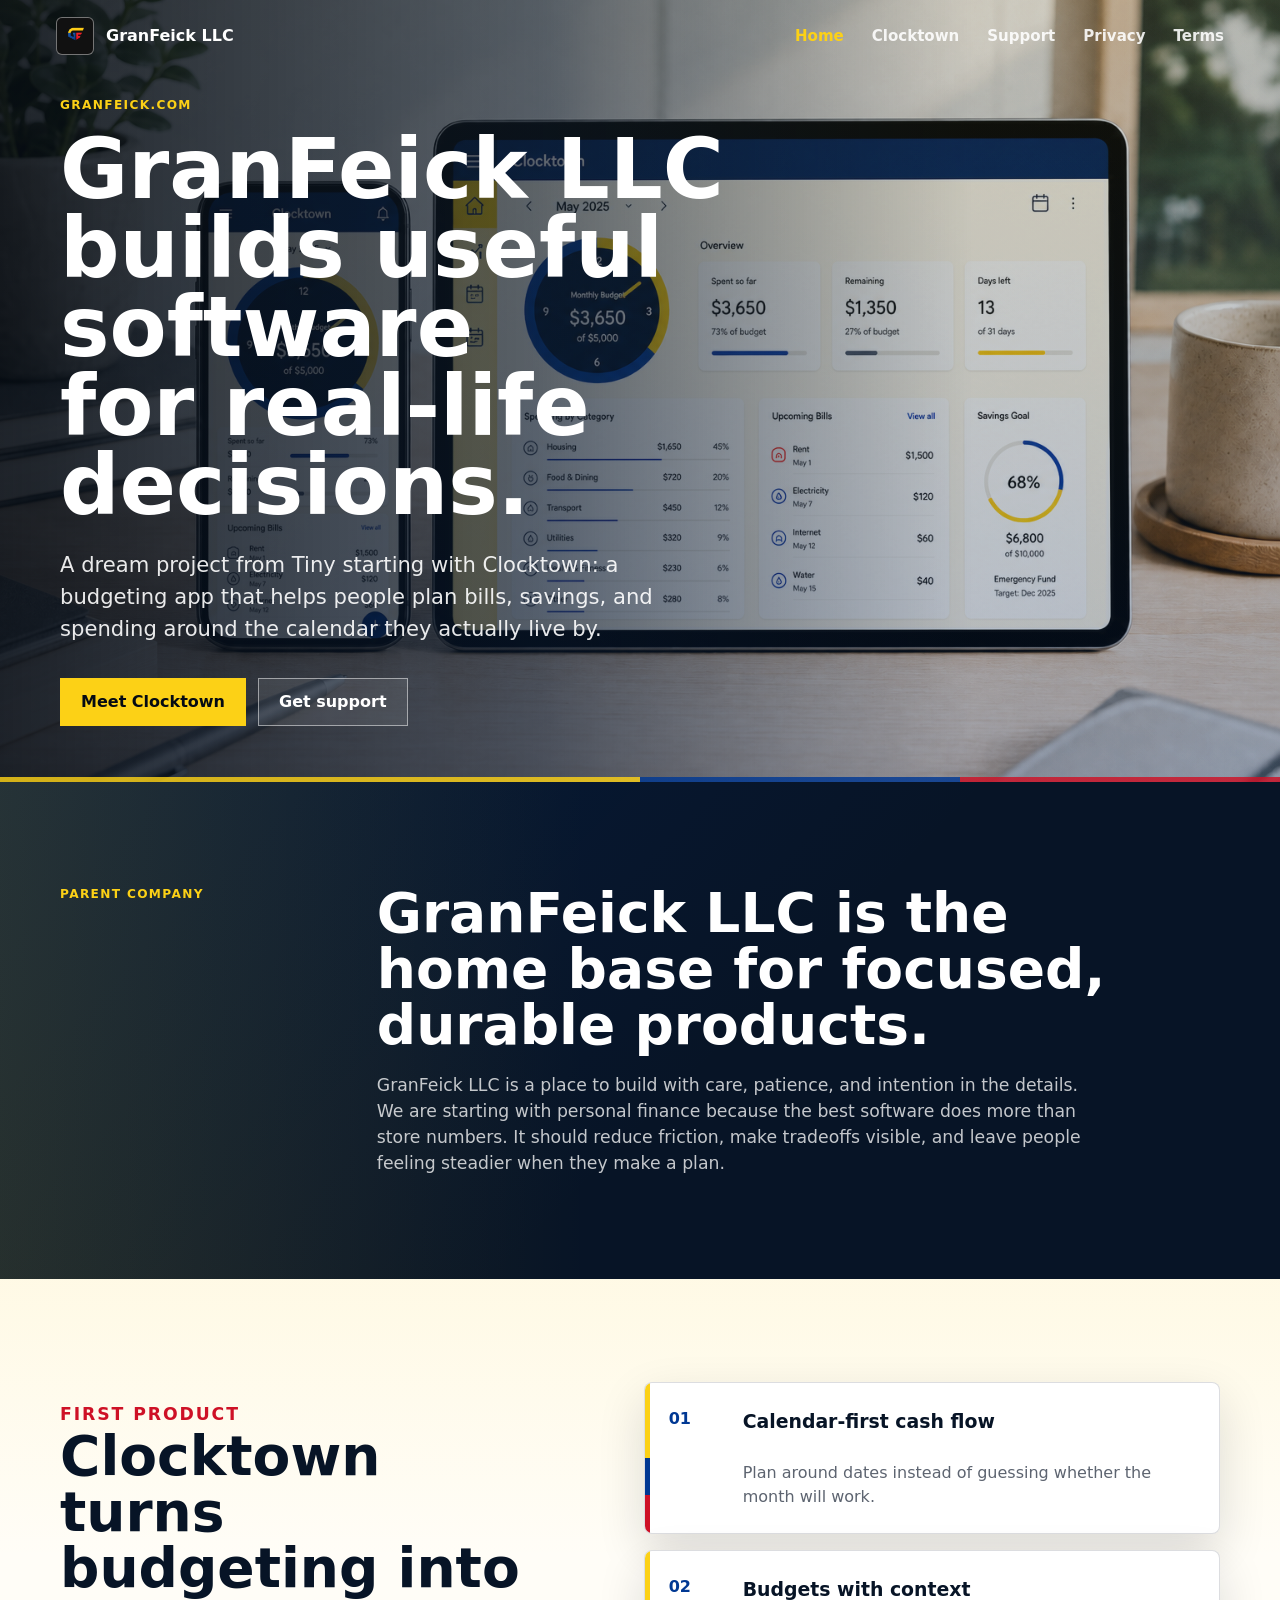
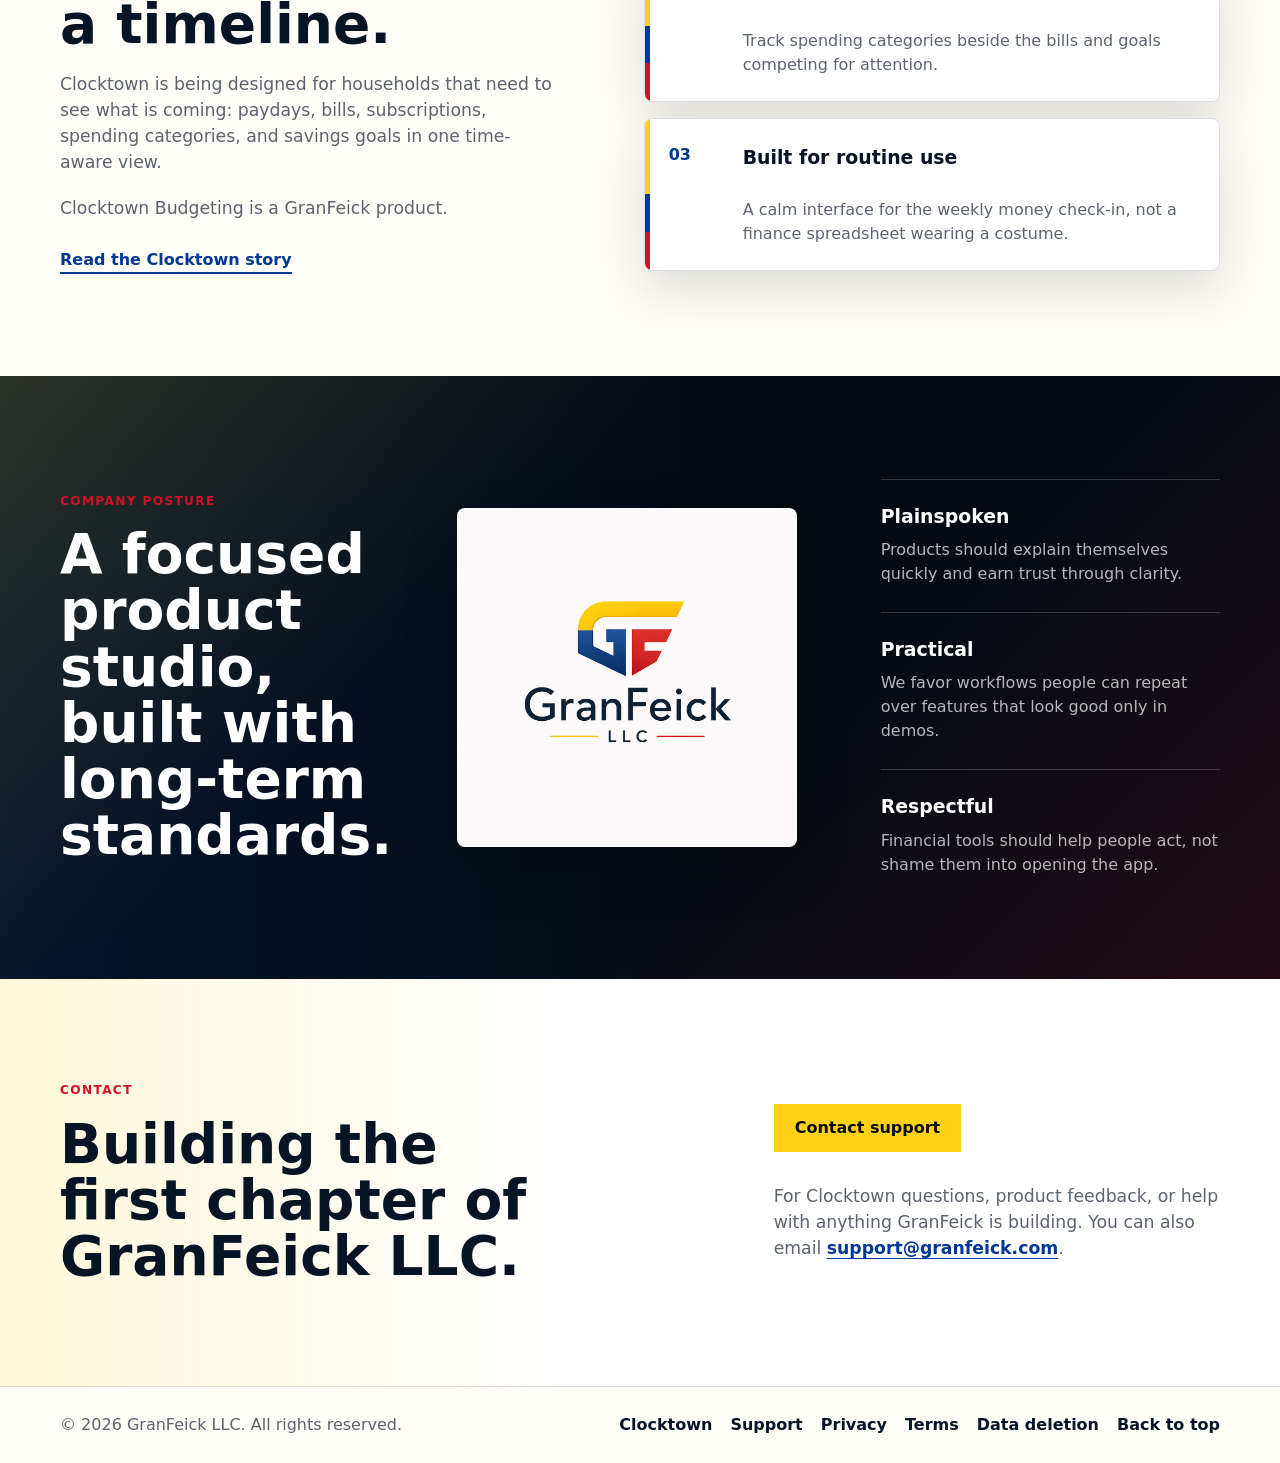
<file: granfeick-launch 2/index.html>
<!doctype html>
<html lang="en">
  <head>
    <meta charset="utf-8">
    <meta name="viewport" content="width=device-width, initial-scale=1">
    <title>GranFeick LLC | Clocktown Budgeting App</title>
    <meta
      name="description"
      content="GranFeick LLC builds practical software for everyday financial clarity. Our first product is Clocktown, a budgeting app for planning money around time."
    >
    <link rel="canonical" href="https://www.granfeick.com/">
    <meta property="og:title" content="GranFeick LLC">
    <meta
      property="og:description"
      content="Home of Clocktown, a budgeting app that helps households plan cash flow, bills, savings, and spending around time."
    >
    <meta property="og:type" content="website">
    <meta property="og:url" content="https://www.granfeick.com/">
    <meta property="og:image" content="https://www.granfeick.com/assets/granfeick-logo.png">
    <meta name="theme-color" content="#071426">
    <link rel="icon" type="image/png" sizes="64x64" href="assets/favicon-gf-mark.png">
    <link rel="shortcut icon" type="image/png" href="assets/favicon-gf-mark.png">
    <link rel="apple-touch-icon" href="assets/granfeick-mark.png">
    <link rel="preload" as="image" href="assets/clocktown-hero-colombia-clock.png">
    <link rel="stylesheet" href="styles.css">
  </head>
  <body>
    <header class="site-header" data-header>
      <a class="brand" href="#top" aria-label="GranFeick LLC home">
        <img class="brand-mark" src="assets/granfeick-mark.png" alt="" aria-hidden="true">
        <span>GranFeick LLC</span>
      </a>

      <button class="nav-toggle" type="button" aria-label="Toggle navigation" aria-expanded="false" data-nav-toggle>
        <span></span>
        <span></span>
      </button>

      <nav class="nav" data-nav>
        <a href="index.html" aria-current="page">Home</a>
        <a href="clocktown/">Clocktown</a>
        <a href="clocktown-support/">Support</a>
        <a href="clocktown-privacy/">Privacy</a>
        <a href="clocktown-terms/">Terms</a>
      </nav>
    </header>

    <main id="top">
      <section class="hero" aria-labelledby="hero-title">
        <img class="hero-image" src="assets/clocktown-hero-colombia-clock.png" alt="Clocktown budgeting app displayed on a phone and tablet">
        <div class="hero-shade" aria-hidden="true"></div>
        <div class="hero-content">
          <p class="eyebrow">granfeick.com</p>
          <h1 id="hero-title">
            GranFeick LLC<span class="desktop-space"> </span><span class="mobile-break"><br></span>builds useful<span class="desktop-space"> </span><span class="mobile-break"><br></span>software for<span class="desktop-space"> </span><span class="mobile-break"><br></span>real-life decisions.
          </h1>
          <p class="hero-copy">
            A dream project from Tiny starting with<span class="desktop-space"> </span><span class="mobile-break"><br></span>Clocktown: a budgeting app
            that helps people<span class="desktop-space"> </span><span class="mobile-break"><br></span>plan bills, savings, and spending<span class="desktop-space"> </span><span class="mobile-break"><br></span>around the calendar they
            actually live by.
          </p>
          <div class="hero-actions">
            <a class="button button-primary" href="clocktown/">Meet Clocktown</a>
            <a class="button button-secondary" href="clocktown-support/">Get support</a>
          </div>
        </div>
      </section>

      <section class="intro-band" aria-label="Company introduction">
        <div class="section-inner intro-grid">
          <p class="section-kicker">Parent company</p>
          <div>
            <h2>GranFeick LLC is the home base for focused, durable products.</h2>
            <p>
              GranFeick LLC is a place to build with care, patience, and intention in the
              details. We are starting with personal finance because the best
              software does more than store numbers. It should reduce friction, make
              tradeoffs visible, and leave people feeling steadier when they make a plan.
            </p>
          </div>
        </div>
      </section>

      <section class="product-section" id="clocktown" aria-labelledby="clocktown-title">
        <div class="section-inner product-layout">
          <div class="product-copy">
            <p class="section-kicker">First product</p>
            <h2 id="clocktown-title">Clocktown turns budgeting into a timeline.</h2>
            <p>
              Clocktown is being designed for households that need to see what is coming:
              paydays, bills, subscriptions, spending categories, and savings goals in one
              time-aware view.
            </p>
            <p>Clocktown Budgeting is a GranFeick product.</p>
            <a class="text-link" href="clocktown/">Read the Clocktown story</a>
          </div>

          <div class="feature-list" aria-label="Clocktown feature highlights">
            <article class="feature-card">
              <span class="feature-index">01</span>
              <h3>Calendar-first cash flow</h3>
              <p>Plan around dates instead of guessing whether the month will work.</p>
            </article>
            <article class="feature-card">
              <span class="feature-index">02</span>
              <h3>Budgets with context</h3>
              <p>Track spending categories beside the bills and goals competing for attention.</p>
            </article>
            <article class="feature-card">
              <span class="feature-index">03</span>
              <h3>Built for routine use</h3>
              <p>A calm interface for the weekly money check-in, not a finance spreadsheet wearing a costume.</p>
            </article>
          </div>
        </div>
      </section>

      <section class="company-section" id="company" aria-labelledby="company-title">
        <div class="section-inner company-grid">
          <div>
            <p class="section-kicker">Company posture</p>
            <h2 id="company-title">A focused product studio, built with long-term standards.</h2>
          </div>
          <div class="brand-panel">
            <img src="assets/granfeick-logo.png" alt="GranFeick LLC logo">
          </div>
          <div class="principles">
            <article>
              <h3>Plainspoken</h3>
              <p>Products should explain themselves quickly and earn trust through clarity.</p>
            </article>
            <article>
              <h3>Practical</h3>
              <p>We favor workflows people can repeat over features that look good only in demos.</p>
            </article>
            <article>
              <h3>Respectful</h3>
              <p>Financial tools should help people act, not shame them into opening the app.</p>
            </article>
          </div>
        </div>
      </section>

      <section class="contact-section" id="contact" aria-labelledby="contact-title">
        <div class="section-inner contact-layout">
          <div>
            <p class="section-kicker">Contact</p>
            <h2 id="contact-title">Building the first chapter of GranFeick LLC.</h2>
          </div>
          <div class="contact-actions">
            <a class="button button-primary" href="clocktown-support/">Contact support</a>
            <p>
              For Clocktown questions, product feedback, or help with anything GranFeick is
              building. You can also email
              <a href="mailto:support@granfeick.com">support@granfeick.com</a>.
            </p>
          </div>
        </div>
      </section>
    </main>

    <footer class="site-footer">
      <div class="section-inner footer-inner">
        <p>&copy; <span data-year></span> GranFeick LLC. All rights reserved.</p>
        <nav class="footer-links" aria-label="Footer">
          <a href="clocktown/">Clocktown</a>
          <a href="clocktown-support/">Support</a>
          <a href="clocktown-privacy/">Privacy</a>
          <a href="clocktown-terms/">Terms</a>
          <a href="clocktown-data-deletion/">Data deletion</a>
          <a href="#top">Back to top</a>
        </nav>
      </div>
    </footer>

    <script src="script.js"></script>
  </body>
</html>
</file>
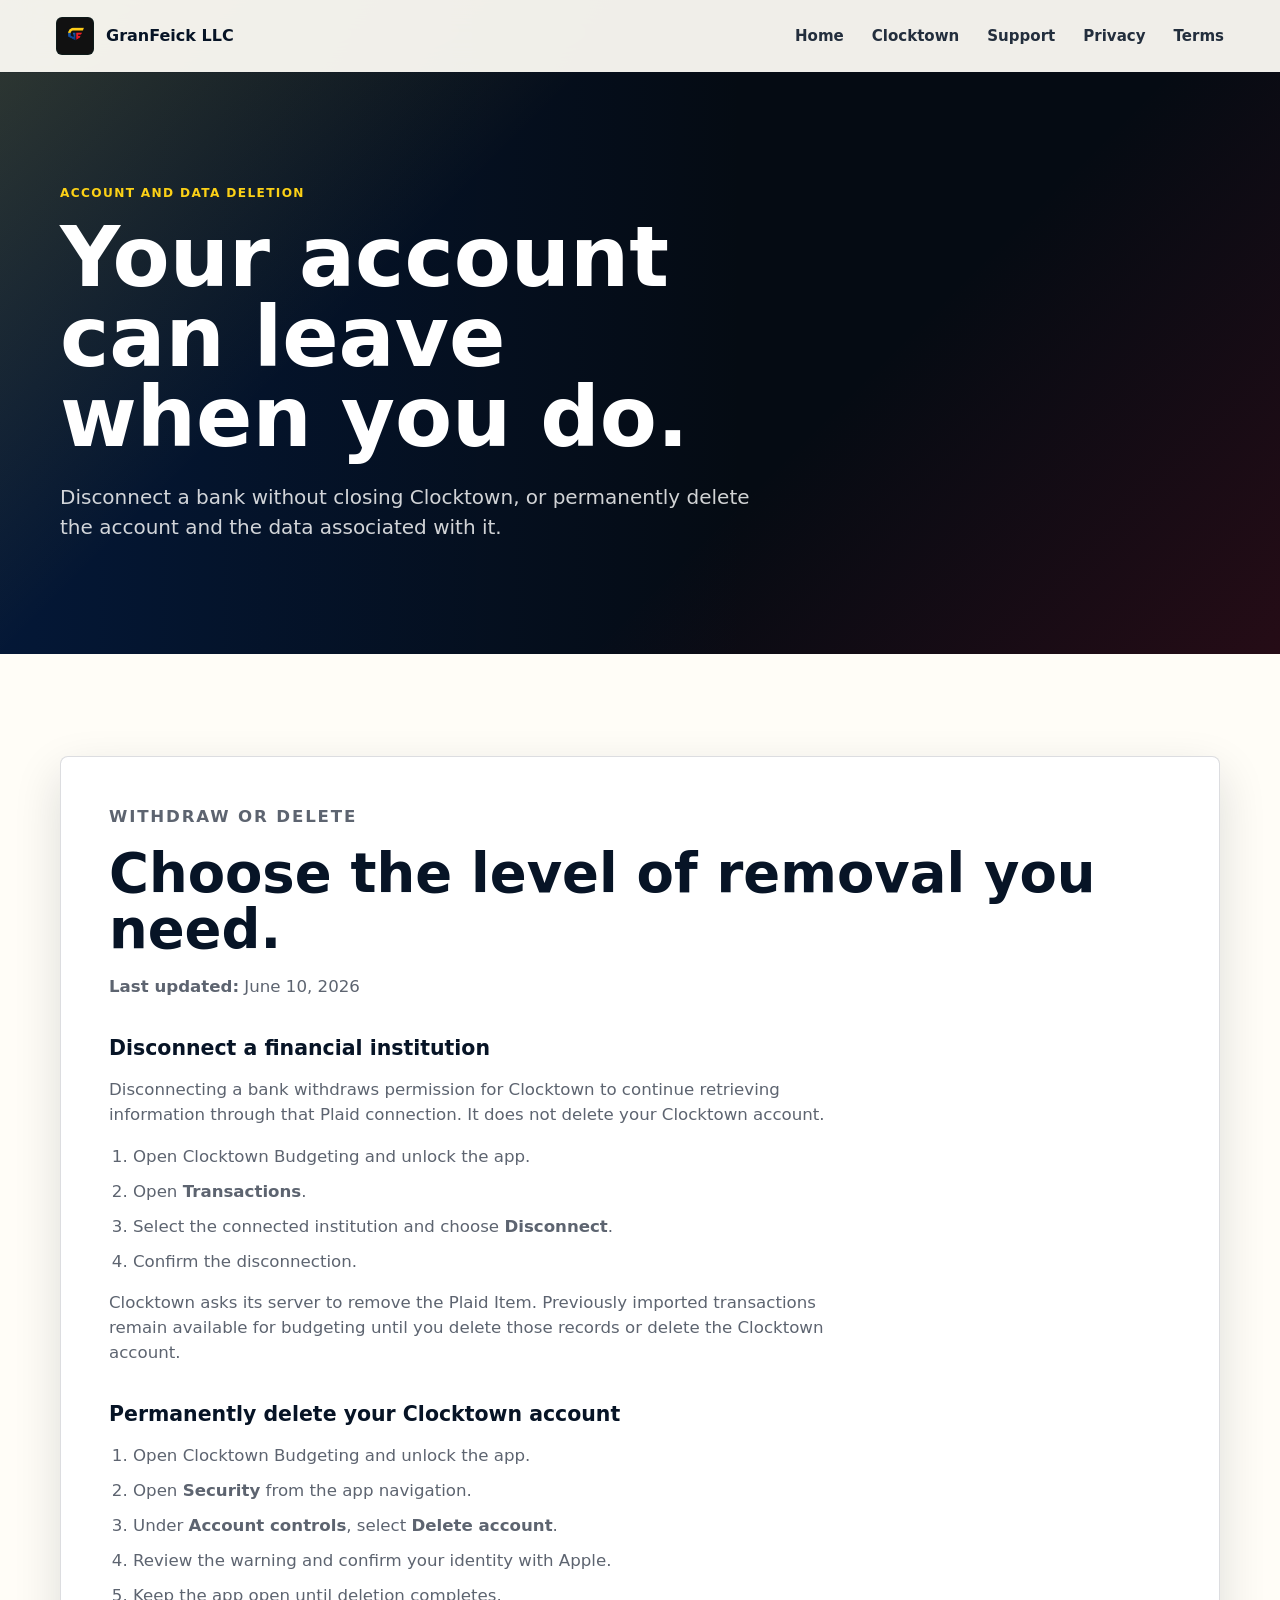
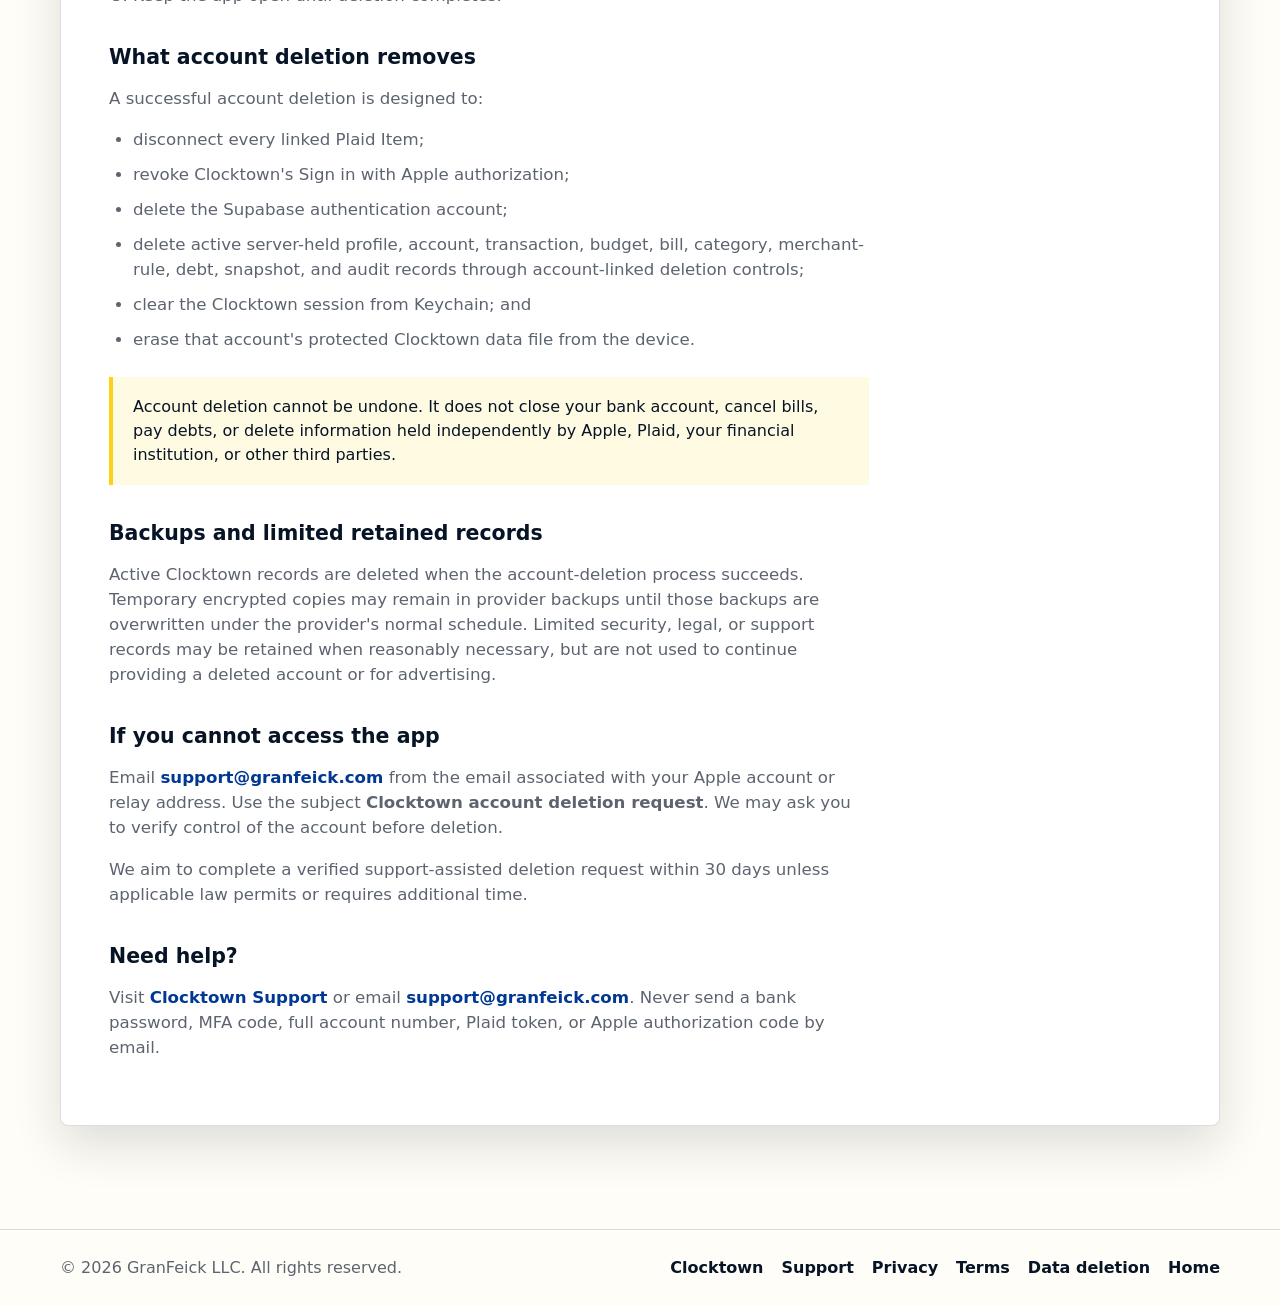
<file: granfeick-launch 2/clocktown-data-deletion/index.html>
<!doctype html>
<html lang="en">
  <head>
    <meta charset="utf-8">
    <meta name="viewport" content="width=device-width, initial-scale=1">
    <title>Clocktown Account and Data Deletion | GranFeick LLC</title>
    <meta
      name="description"
      content="How to disconnect a bank, withdraw Plaid consent, or permanently delete a Clocktown Budgeting account and its data."
    >
    <link rel="canonical" href="https://www.granfeick.com/clocktown-data-deletion/">
    <meta property="og:title" content="Clocktown Account and Data Deletion">
    <meta property="og:description" content="Instructions for disconnecting banks and deleting Clocktown data.">
    <meta property="og:type" content="website">
    <meta property="og:url" content="https://www.granfeick.com/clocktown-data-deletion/">
    <meta property="og:image" content="https://www.granfeick.com/assets/granfeick-logo.png">
    <meta name="theme-color" content="#071426">
    <link rel="icon" type="image/png" sizes="64x64" href="../assets/favicon-gf-mark.png">
    <link rel="shortcut icon" type="image/png" href="../assets/favicon-gf-mark.png">
    <link rel="apple-touch-icon" href="../assets/granfeick-mark.png">
    <link rel="stylesheet" href="../styles.css">
  </head>
  <body>
    <header class="site-header is-scrolled" data-header data-solid-header>
      <a class="brand" href="../" aria-label="GranFeick LLC home">
        <img class="brand-mark" src="../assets/granfeick-mark.png" alt="" aria-hidden="true">
        <span>GranFeick LLC</span>
      </a>

      <button class="nav-toggle" type="button" aria-label="Toggle navigation" aria-expanded="false" data-nav-toggle>
        <span></span>
        <span></span>
      </button>

      <nav class="nav" data-nav>
        <a href="../">Home</a>
        <a href="../clocktown/">Clocktown</a>
        <a href="../clocktown-support/">Support</a>
        <a href="../clocktown-privacy/">Privacy</a>
        <a href="../clocktown-terms/">Terms</a>
      </nav>
    </header>

    <main class="subpage-main">
      <section class="page-hero" aria-labelledby="deletion-title">
        <div class="section-inner">
          <p class="eyebrow">Account and Data Deletion</p>
          <h1 id="deletion-title">Your account can leave when you do.</h1>
          <p>
            Disconnect a bank without closing Clocktown, or permanently delete
            the account and the data associated with it.
          </p>
        </div>
      </section>

      <section class="legal-section" aria-label="Account and data deletion instructions">
        <div class="section-inner legal-docs">
          <article class="doc-card">
            <p class="section-kicker">Withdraw or delete</p>
            <h2>Choose the level of removal you need.</h2>
            <p><strong>Last updated:</strong> June 10, 2026</p>

            <h3>Disconnect a financial institution</h3>
            <p>
              Disconnecting a bank withdraws permission for Clocktown to continue
              retrieving information through that Plaid connection. It does not
              delete your Clocktown account.
            </p>
            <ol>
              <li>Open Clocktown Budgeting and unlock the app.</li>
              <li>Open <strong>Transactions</strong>.</li>
              <li>Select the connected institution and choose <strong>Disconnect</strong>.</li>
              <li>Confirm the disconnection.</li>
            </ol>
            <p>
              Clocktown asks its server to remove the Plaid Item. Previously
              imported transactions remain available for budgeting until you
              delete those records or delete the Clocktown account.
            </p>

            <h3>Permanently delete your Clocktown account</h3>
            <ol>
              <li>Open Clocktown Budgeting and unlock the app.</li>
              <li>Open <strong>Security</strong> from the app navigation.</li>
              <li>Under <strong>Account controls</strong>, select <strong>Delete account</strong>.</li>
              <li>Review the warning and confirm your identity with Apple.</li>
              <li>Keep the app open until deletion completes.</li>
            </ol>

            <h3>What account deletion removes</h3>
            <p>A successful account deletion is designed to:</p>
            <ul>
              <li>disconnect every linked Plaid Item;</li>
              <li>revoke Clocktown's Sign in with Apple authorization;</li>
              <li>delete the Supabase authentication account;</li>
              <li>delete active server-held profile, account, transaction, budget, bill, category, merchant-rule, debt, snapshot, and audit records through account-linked deletion controls;</li>
              <li>clear the Clocktown session from Keychain; and</li>
              <li>erase that account's protected Clocktown data file from the device.</li>
            </ul>
            <div class="legal-note">
              Account deletion cannot be undone. It does not close your bank account,
              cancel bills, pay debts, or delete information held independently by
              Apple, Plaid, your financial institution, or other third parties.
            </div>

            <h3>Backups and limited retained records</h3>
            <p>
              Active Clocktown records are deleted when the account-deletion process
              succeeds. Temporary encrypted copies may remain in provider backups
              until those backups are overwritten under the provider's normal
              schedule. Limited security, legal, or support records may be retained
              when reasonably necessary, but are not used to continue providing a
              deleted account or for advertising.
            </p>

            <h3>If you cannot access the app</h3>
            <p>
              Email
              <a href="mailto:support@granfeick.com?subject=Clocktown%20account%20deletion%20request">support@granfeick.com</a>
              from the email associated with your Apple account or relay address.
              Use the subject <strong>Clocktown account deletion request</strong>.
              We may ask you to verify control of the account before deletion.
            </p>
            <p>
              We aim to complete a verified support-assisted deletion request within
              30 days unless applicable law permits or requires additional time.
            </p>

            <h3>Need help?</h3>
            <p>
              Visit <a href="../clocktown-support/">Clocktown Support</a> or email
              <a href="mailto:support@granfeick.com">support@granfeick.com</a>.
              Never send a bank password, MFA code, full account number, Plaid token,
              or Apple authorization code by email.
            </p>
          </article>
        </div>
      </section>
    </main>

    <footer class="site-footer">
      <div class="section-inner footer-inner">
        <p>&copy; <span data-year></span> GranFeick LLC. All rights reserved.</p>
        <nav class="footer-links" aria-label="Footer">
          <a href="../clocktown/">Clocktown</a>
          <a href="../clocktown-support/">Support</a>
          <a href="../clocktown-privacy/">Privacy</a>
          <a href="../clocktown-terms/">Terms</a>
          <a href="../clocktown-data-deletion/">Data deletion</a>
          <a href="../">Home</a>
        </nav>
      </div>
    </footer>

    <script src="../script.js"></script>
  </body>
</html>
</file>
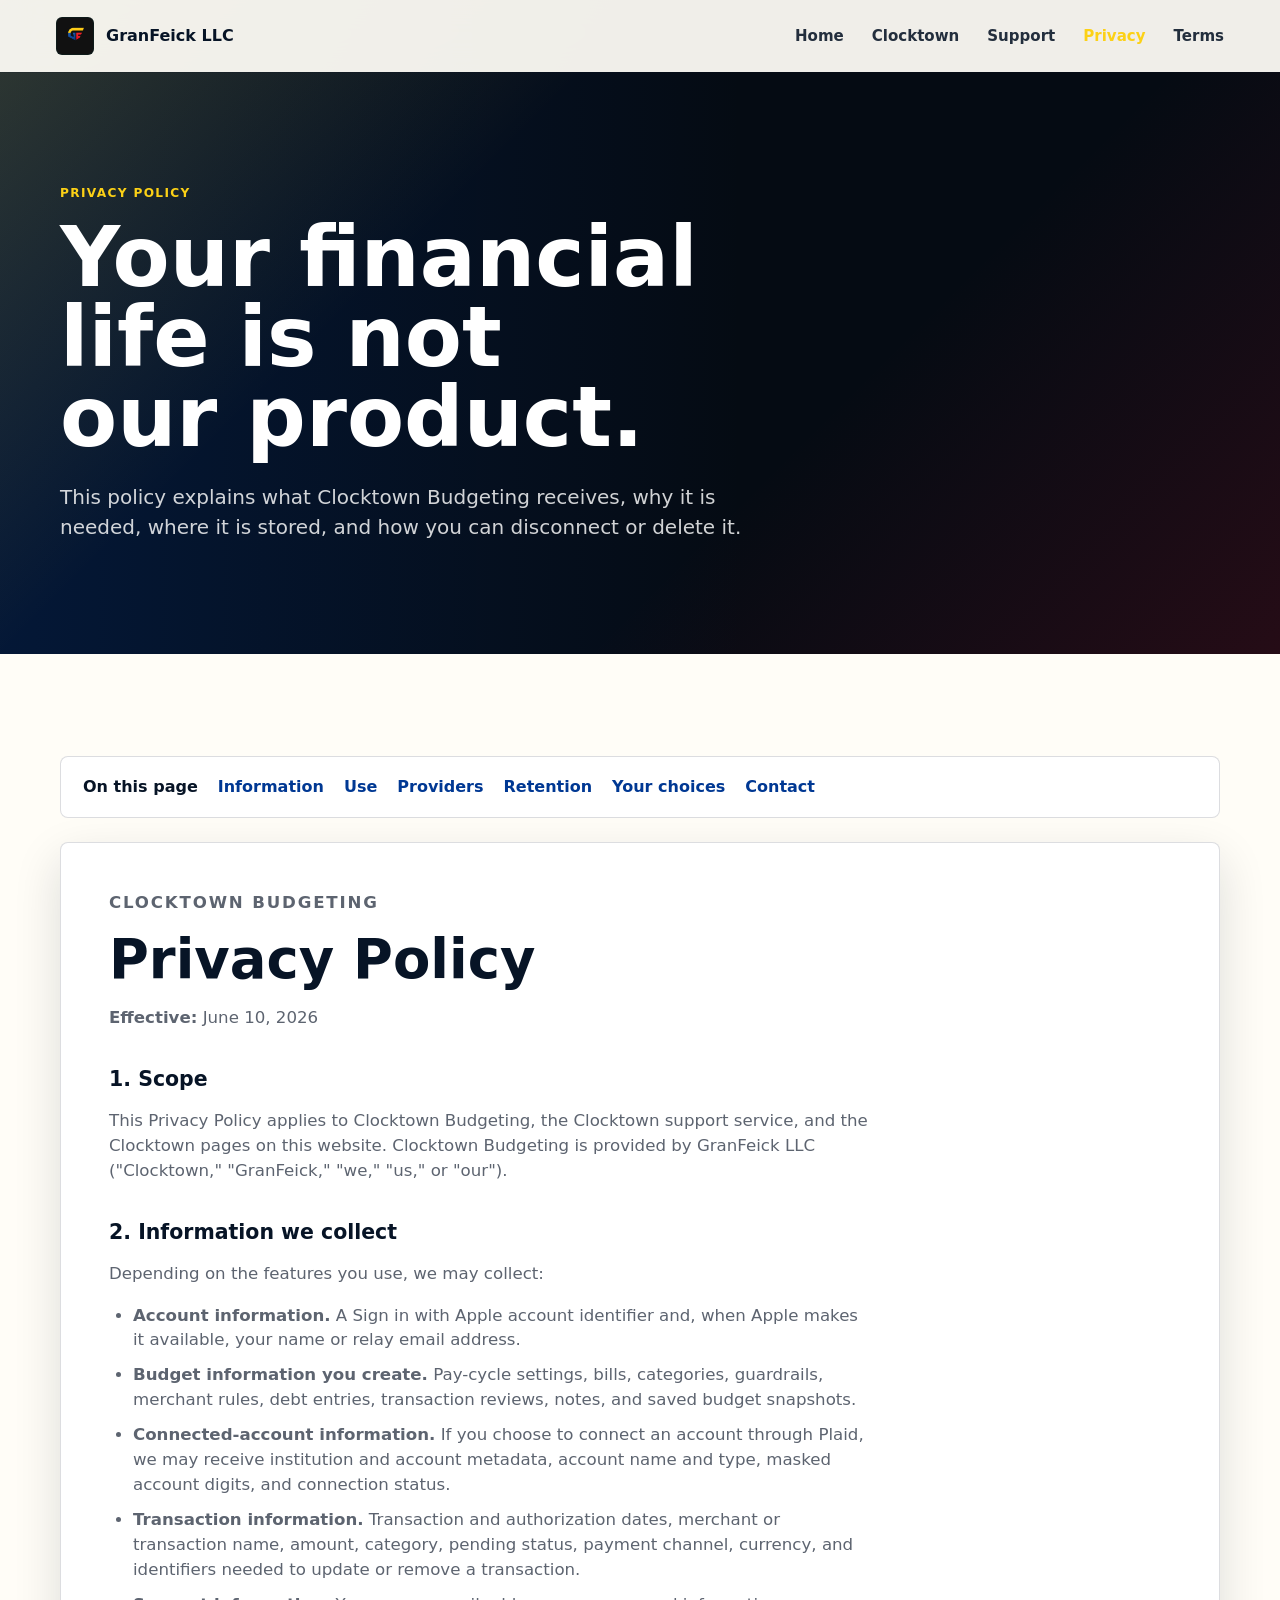
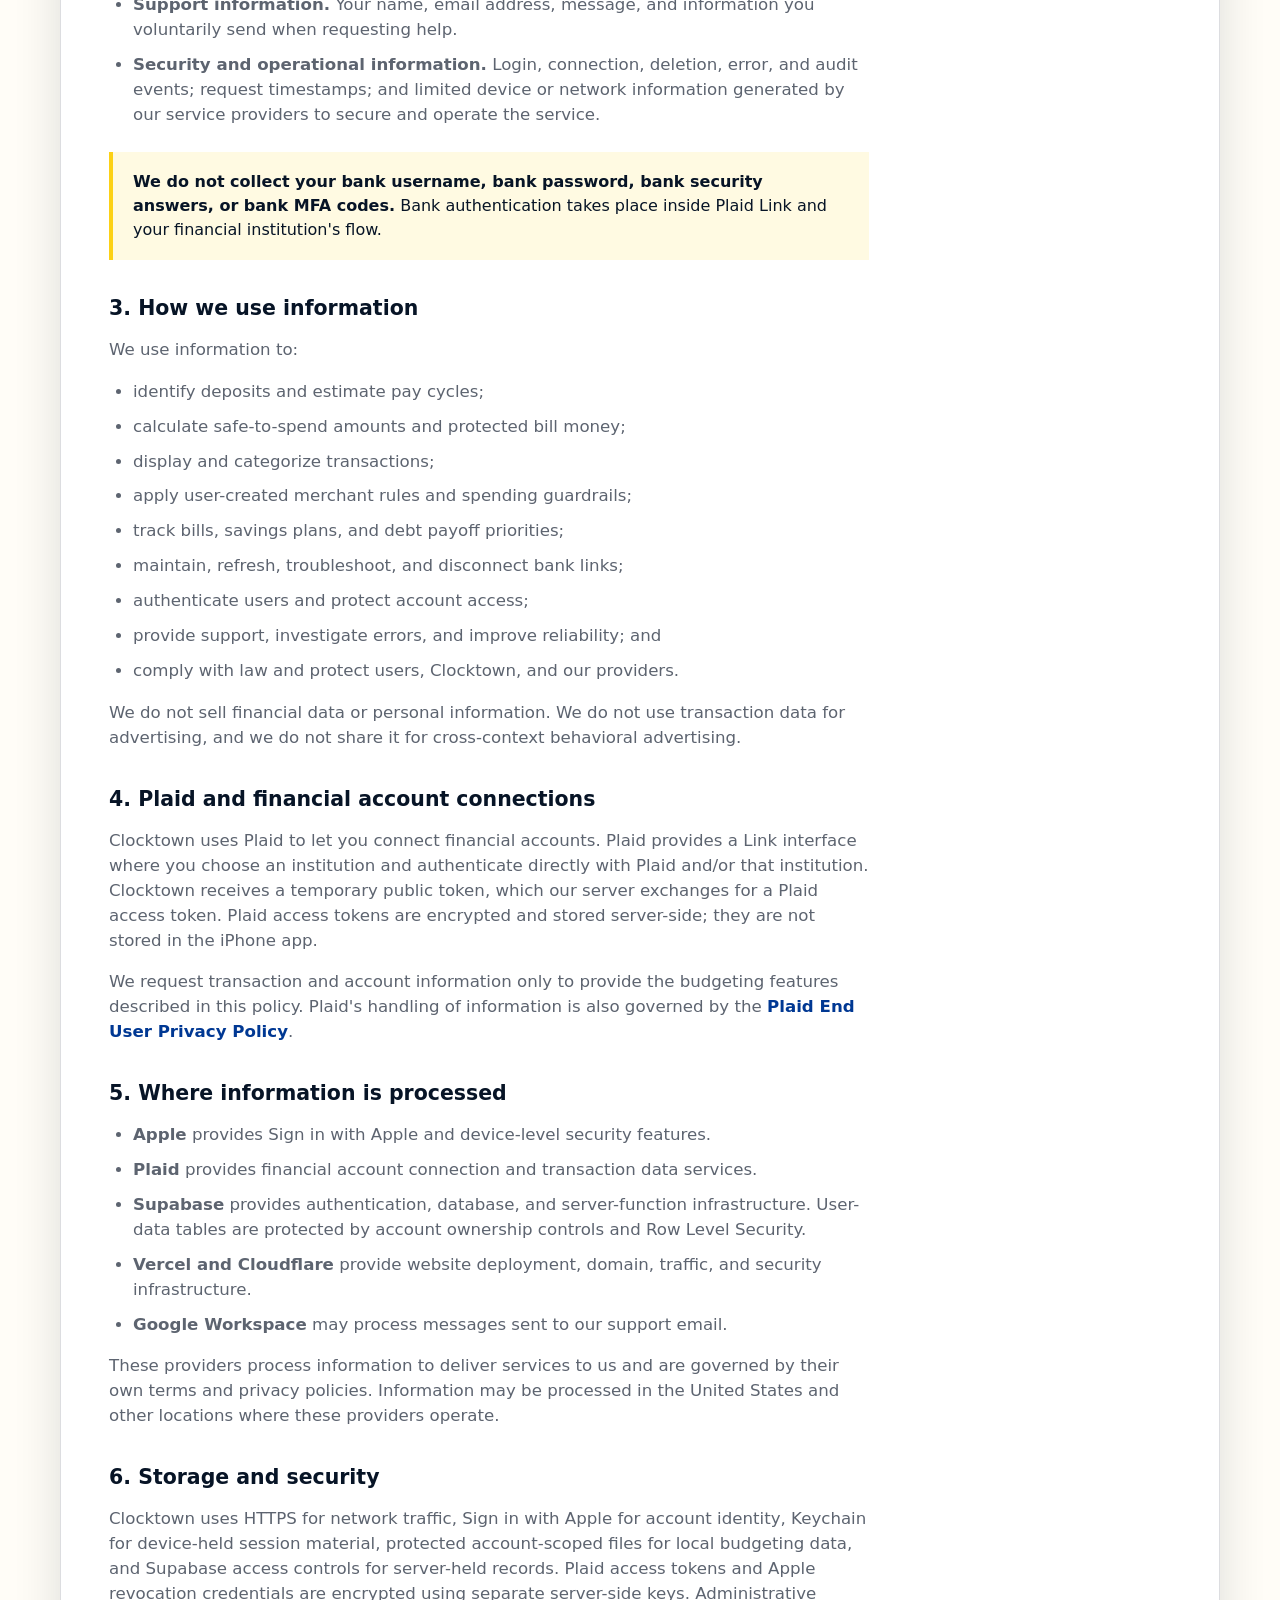
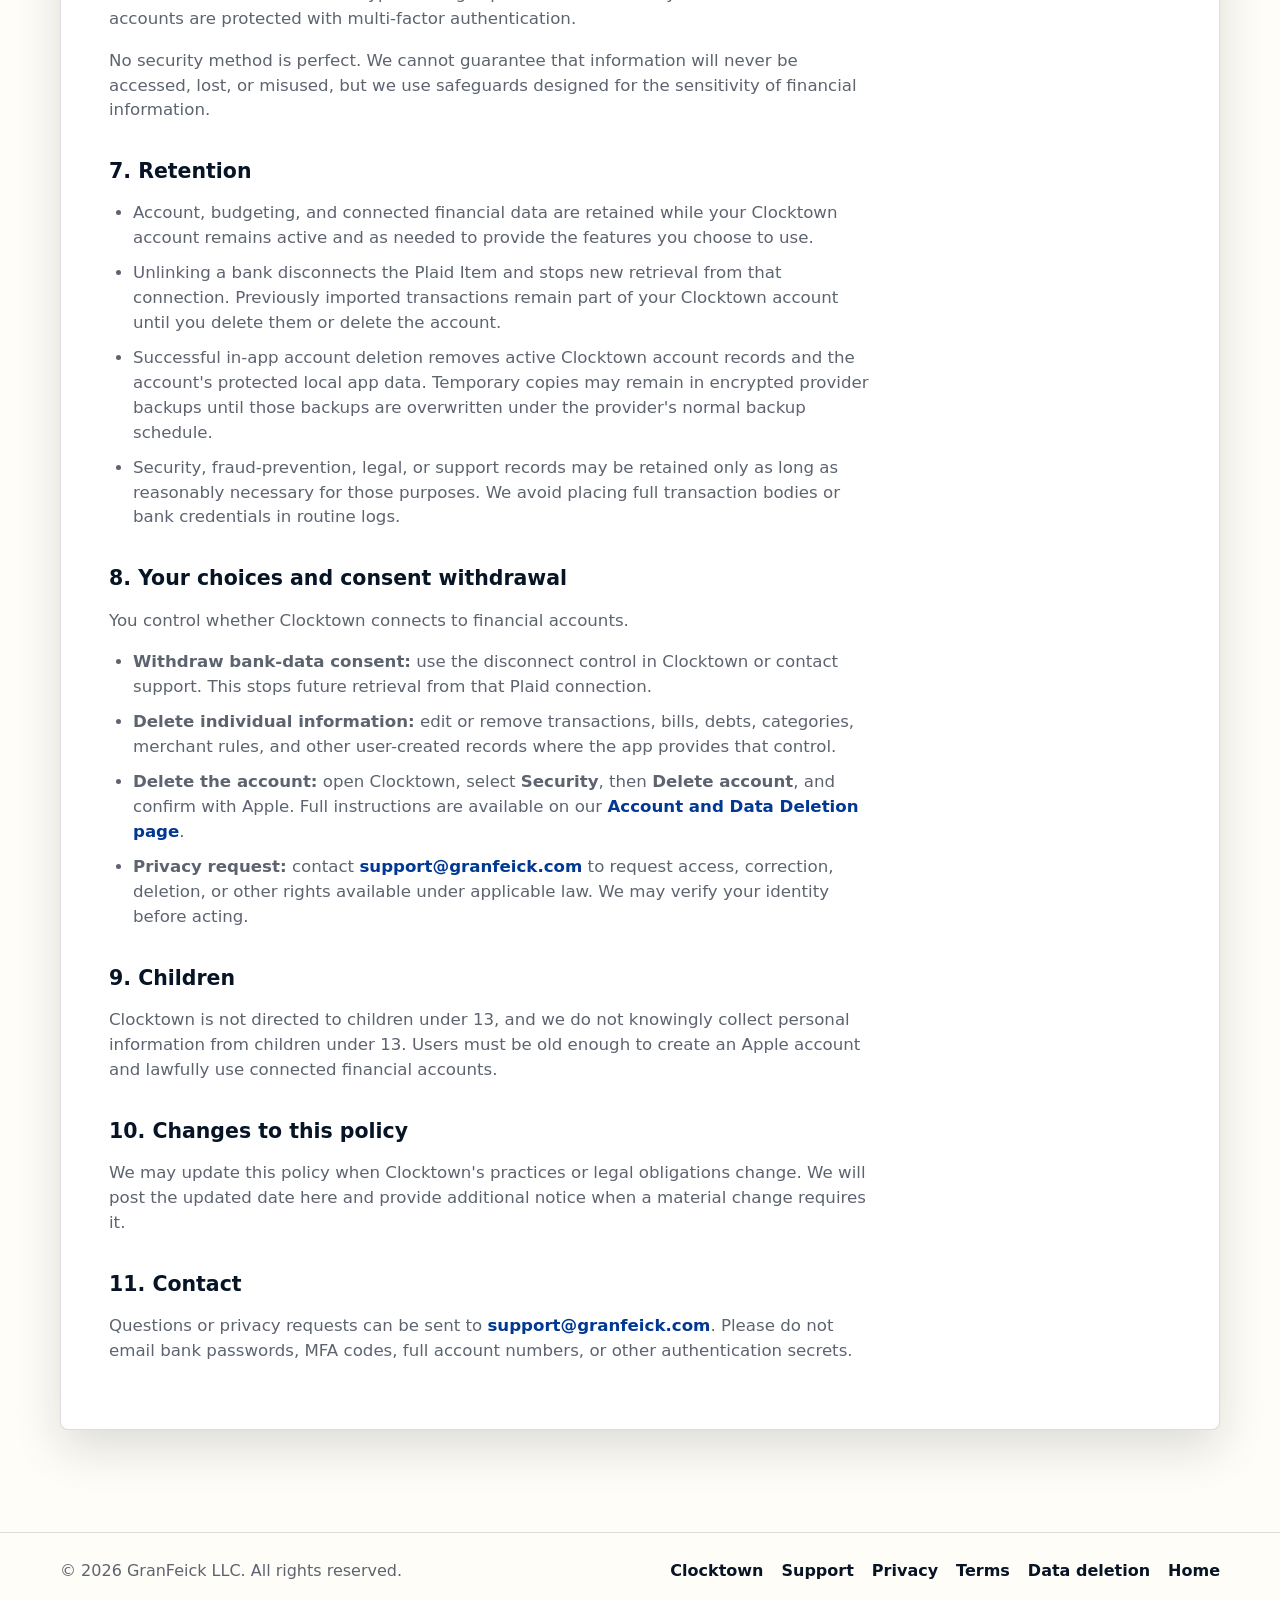
<file: granfeick-launch 2/clocktown-privacy/index.html>
<!doctype html>
<html lang="en">
  <head>
    <meta charset="utf-8">
    <meta name="viewport" content="width=device-width, initial-scale=1">
    <title>Clocktown Privacy Policy | GranFeick LLC</title>
    <meta
      name="description"
      content="Privacy Policy for Clocktown Budgeting, including bank transaction data, Plaid, Supabase, retention, consent, and deletion."
    >
    <link rel="canonical" href="https://www.granfeick.com/clocktown-privacy/">
    <meta property="og:title" content="Clocktown Privacy Policy">
    <meta property="og:description" content="How Clocktown Budgeting collects, uses, protects, retains, and deletes information.">
    <meta property="og:type" content="website">
    <meta property="og:url" content="https://www.granfeick.com/clocktown-privacy/">
    <meta property="og:image" content="https://www.granfeick.com/assets/granfeick-logo.png">
    <meta name="theme-color" content="#071426">
    <link rel="icon" type="image/png" sizes="64x64" href="../assets/favicon-gf-mark.png">
    <link rel="shortcut icon" type="image/png" href="../assets/favicon-gf-mark.png">
    <link rel="apple-touch-icon" href="../assets/granfeick-mark.png">
    <link rel="stylesheet" href="../styles.css">
  </head>
  <body>
    <header class="site-header is-scrolled" data-header data-solid-header>
      <a class="brand" href="../" aria-label="GranFeick LLC home">
        <img class="brand-mark" src="../assets/granfeick-mark.png" alt="" aria-hidden="true">
        <span>GranFeick LLC</span>
      </a>

      <button class="nav-toggle" type="button" aria-label="Toggle navigation" aria-expanded="false" data-nav-toggle>
        <span></span>
        <span></span>
      </button>

      <nav class="nav" data-nav>
        <a href="../">Home</a>
        <a href="../clocktown/">Clocktown</a>
        <a href="../clocktown-support/">Support</a>
        <a href="../clocktown-privacy/" aria-current="page">Privacy</a>
        <a href="../clocktown-terms/">Terms</a>
      </nav>
    </header>

    <main class="subpage-main">
      <section class="page-hero" aria-labelledby="privacy-title">
        <div class="section-inner">
          <p class="eyebrow">Privacy Policy</p>
          <h1 id="privacy-title">Your financial life is not our product.</h1>
          <p>
            This policy explains what Clocktown Budgeting receives, why it is
            needed, where it is stored, and how you can disconnect or delete it.
          </p>
        </div>
      </section>

      <section class="legal-section" aria-label="Clocktown Privacy Policy">
        <div class="section-inner legal-docs">
          <nav class="legal-toc" aria-label="Privacy policy contents">
            <strong>On this page</strong>
            <a href="#information">Information</a>
            <a href="#use">Use</a>
            <a href="#providers">Providers</a>
            <a href="#retention">Retention</a>
            <a href="#choices">Your choices</a>
            <a href="#contact">Contact</a>
          </nav>

          <article class="doc-card">
            <p class="section-kicker">Clocktown Budgeting</p>
            <h2>Privacy Policy</h2>
            <p><strong>Effective:</strong> June 10, 2026</p>

            <h3>1. Scope</h3>
            <p>
              This Privacy Policy applies to Clocktown Budgeting, the Clocktown
              support service, and the Clocktown pages on this website. Clocktown
              Budgeting is provided by GranFeick LLC ("Clocktown," "GranFeick,"
              "we," "us," or "our").
            </p>

            <h3 id="information">2. Information we collect</h3>
            <p>Depending on the features you use, we may collect:</p>
            <ul>
              <li>
                <strong>Account information.</strong> A Sign in with Apple account
                identifier and, when Apple makes it available, your name or relay
                email address.
              </li>
              <li>
                <strong>Budget information you create.</strong> Pay-cycle settings,
                bills, categories, guardrails, merchant rules, debt entries,
                transaction reviews, notes, and saved budget snapshots.
              </li>
              <li>
                <strong>Connected-account information.</strong> If you choose to
                connect an account through Plaid, we may receive institution and
                account metadata, account name and type, masked account digits,
                and connection status.
              </li>
              <li>
                <strong>Transaction information.</strong> Transaction and
                authorization dates, merchant or transaction name, amount,
                category, pending status, payment channel, currency, and identifiers
                needed to update or remove a transaction.
              </li>
              <li>
                <strong>Support information.</strong> Your name, email address,
                message, and information you voluntarily send when requesting help.
              </li>
              <li>
                <strong>Security and operational information.</strong> Login,
                connection, deletion, error, and audit events; request timestamps;
                and limited device or network information generated by our service
                providers to secure and operate the service.
              </li>
            </ul>
            <div class="legal-note">
              <strong>We do not collect your bank username, bank password, bank
              security answers, or bank MFA codes.</strong> Bank authentication
              takes place inside Plaid Link and your financial institution's flow.
            </div>

            <h3 id="use">3. How we use information</h3>
            <p>We use information to:</p>
            <ul>
              <li>identify deposits and estimate pay cycles;</li>
              <li>calculate safe-to-spend amounts and protected bill money;</li>
              <li>display and categorize transactions;</li>
              <li>apply user-created merchant rules and spending guardrails;</li>
              <li>track bills, savings plans, and debt payoff priorities;</li>
              <li>maintain, refresh, troubleshoot, and disconnect bank links;</li>
              <li>authenticate users and protect account access;</li>
              <li>provide support, investigate errors, and improve reliability; and</li>
              <li>comply with law and protect users, Clocktown, and our providers.</li>
            </ul>
            <p>
              We do not sell financial data or personal information. We do not use
              transaction data for advertising, and we do not share it for
              cross-context behavioral advertising.
            </p>

            <h3>4. Plaid and financial account connections</h3>
            <p>
              Clocktown uses Plaid to let you connect financial accounts. Plaid
              provides a Link interface where you choose an institution and
              authenticate directly with Plaid and/or that institution. Clocktown
              receives a temporary public token, which our server exchanges for a
              Plaid access token. Plaid access tokens are encrypted and stored
              server-side; they are not stored in the iPhone app.
            </p>
            <p>
              We request transaction and account information only to provide the
              budgeting features described in this policy. Plaid's handling of
              information is also governed by the
              <a href="https://plaid.com/legal/#end-user-privacy-policy">Plaid End User Privacy Policy</a>.
            </p>

            <h3 id="providers">5. Where information is processed</h3>
            <ul>
              <li>
                <strong>Apple</strong> provides Sign in with Apple and device-level
                security features.
              </li>
              <li>
                <strong>Plaid</strong> provides financial account connection and
                transaction data services.
              </li>
              <li>
                <strong>Supabase</strong> provides authentication, database, and
                server-function infrastructure. User-data tables are protected by
                account ownership controls and Row Level Security.
              </li>
              <li>
                <strong>Vercel and Cloudflare</strong> provide website deployment,
                domain, traffic, and security infrastructure.
              </li>
              <li>
                <strong>Google Workspace</strong> may process messages sent to our
                support email.
              </li>
            </ul>
            <p>
              These providers process information to deliver services to us and are
              governed by their own terms and privacy policies. Information may be
              processed in the United States and other locations where these
              providers operate.
            </p>

            <h3>6. Storage and security</h3>
            <p>
              Clocktown uses HTTPS for network traffic, Sign in with Apple for
              account identity, Keychain for device-held session material, protected
              account-scoped files for local budgeting data, and Supabase access
              controls for server-held records. Plaid access tokens and Apple
              revocation credentials are encrypted using separate server-side keys.
              Administrative accounts are protected with multi-factor authentication.
            </p>
            <p>
              No security method is perfect. We cannot guarantee that information
              will never be accessed, lost, or misused, but we use safeguards
              designed for the sensitivity of financial information.
            </p>

            <h3 id="retention">7. Retention</h3>
            <ul>
              <li>
                Account, budgeting, and connected financial data are retained while
                your Clocktown account remains active and as needed to provide the
                features you choose to use.
              </li>
              <li>
                Unlinking a bank disconnects the Plaid Item and stops new retrieval
                from that connection. Previously imported transactions remain part
                of your Clocktown account until you delete them or delete the account.
              </li>
              <li>
                Successful in-app account deletion removes active Clocktown account
                records and the account's protected local app data. Temporary copies
                may remain in encrypted provider backups until those backups are
                overwritten under the provider's normal backup schedule.
              </li>
              <li>
                Security, fraud-prevention, legal, or support records may be retained
                only as long as reasonably necessary for those purposes. We avoid
                placing full transaction bodies or bank credentials in routine logs.
              </li>
            </ul>

            <h3 id="choices">8. Your choices and consent withdrawal</h3>
            <p>You control whether Clocktown connects to financial accounts.</p>
            <ul>
              <li>
                <strong>Withdraw bank-data consent:</strong> use the disconnect
                control in Clocktown or contact support. This stops future retrieval
                from that Plaid connection.
              </li>
              <li>
                <strong>Delete individual information:</strong> edit or remove
                transactions, bills, debts, categories, merchant rules, and other
                user-created records where the app provides that control.
              </li>
              <li>
                <strong>Delete the account:</strong> open Clocktown, select
                <strong>Security</strong>, then <strong>Delete account</strong>, and
                confirm with Apple. Full instructions are available on our
                <a href="../clocktown-data-deletion/">Account and Data Deletion page</a>.
              </li>
              <li>
                <strong>Privacy request:</strong> contact
                <a href="mailto:support@granfeick.com?subject=Clocktown%20privacy%20request">support@granfeick.com</a>
                to request access, correction, deletion, or other rights available
                under applicable law. We may verify your identity before acting.
              </li>
            </ul>

            <h3>9. Children</h3>
            <p>
              Clocktown is not directed to children under 13, and we do not knowingly
              collect personal information from children under 13. Users must be old
              enough to create an Apple account and lawfully use connected financial
              accounts.
            </p>

            <h3>10. Changes to this policy</h3>
            <p>
              We may update this policy when Clocktown's practices or legal
              obligations change. We will post the updated date here and provide
              additional notice when a material change requires it.
            </p>

            <h3 id="contact">11. Contact</h3>
            <p>
              Questions or privacy requests can be sent to
              <a href="mailto:support@granfeick.com">support@granfeick.com</a>.
              Please do not email bank passwords, MFA codes, full account numbers,
              or other authentication secrets.
            </p>
          </article>
        </div>
      </section>
    </main>

    <footer class="site-footer">
      <div class="section-inner footer-inner">
        <p>&copy; <span data-year></span> GranFeick LLC. All rights reserved.</p>
        <nav class="footer-links" aria-label="Footer">
          <a href="../clocktown/">Clocktown</a>
          <a href="../clocktown-support/">Support</a>
          <a href="../clocktown-privacy/">Privacy</a>
          <a href="../clocktown-terms/">Terms</a>
          <a href="../clocktown-data-deletion/">Data deletion</a>
          <a href="../">Home</a>
        </nav>
      </div>
    </footer>

    <script src="../script.js"></script>
  </body>
</html>
</file>
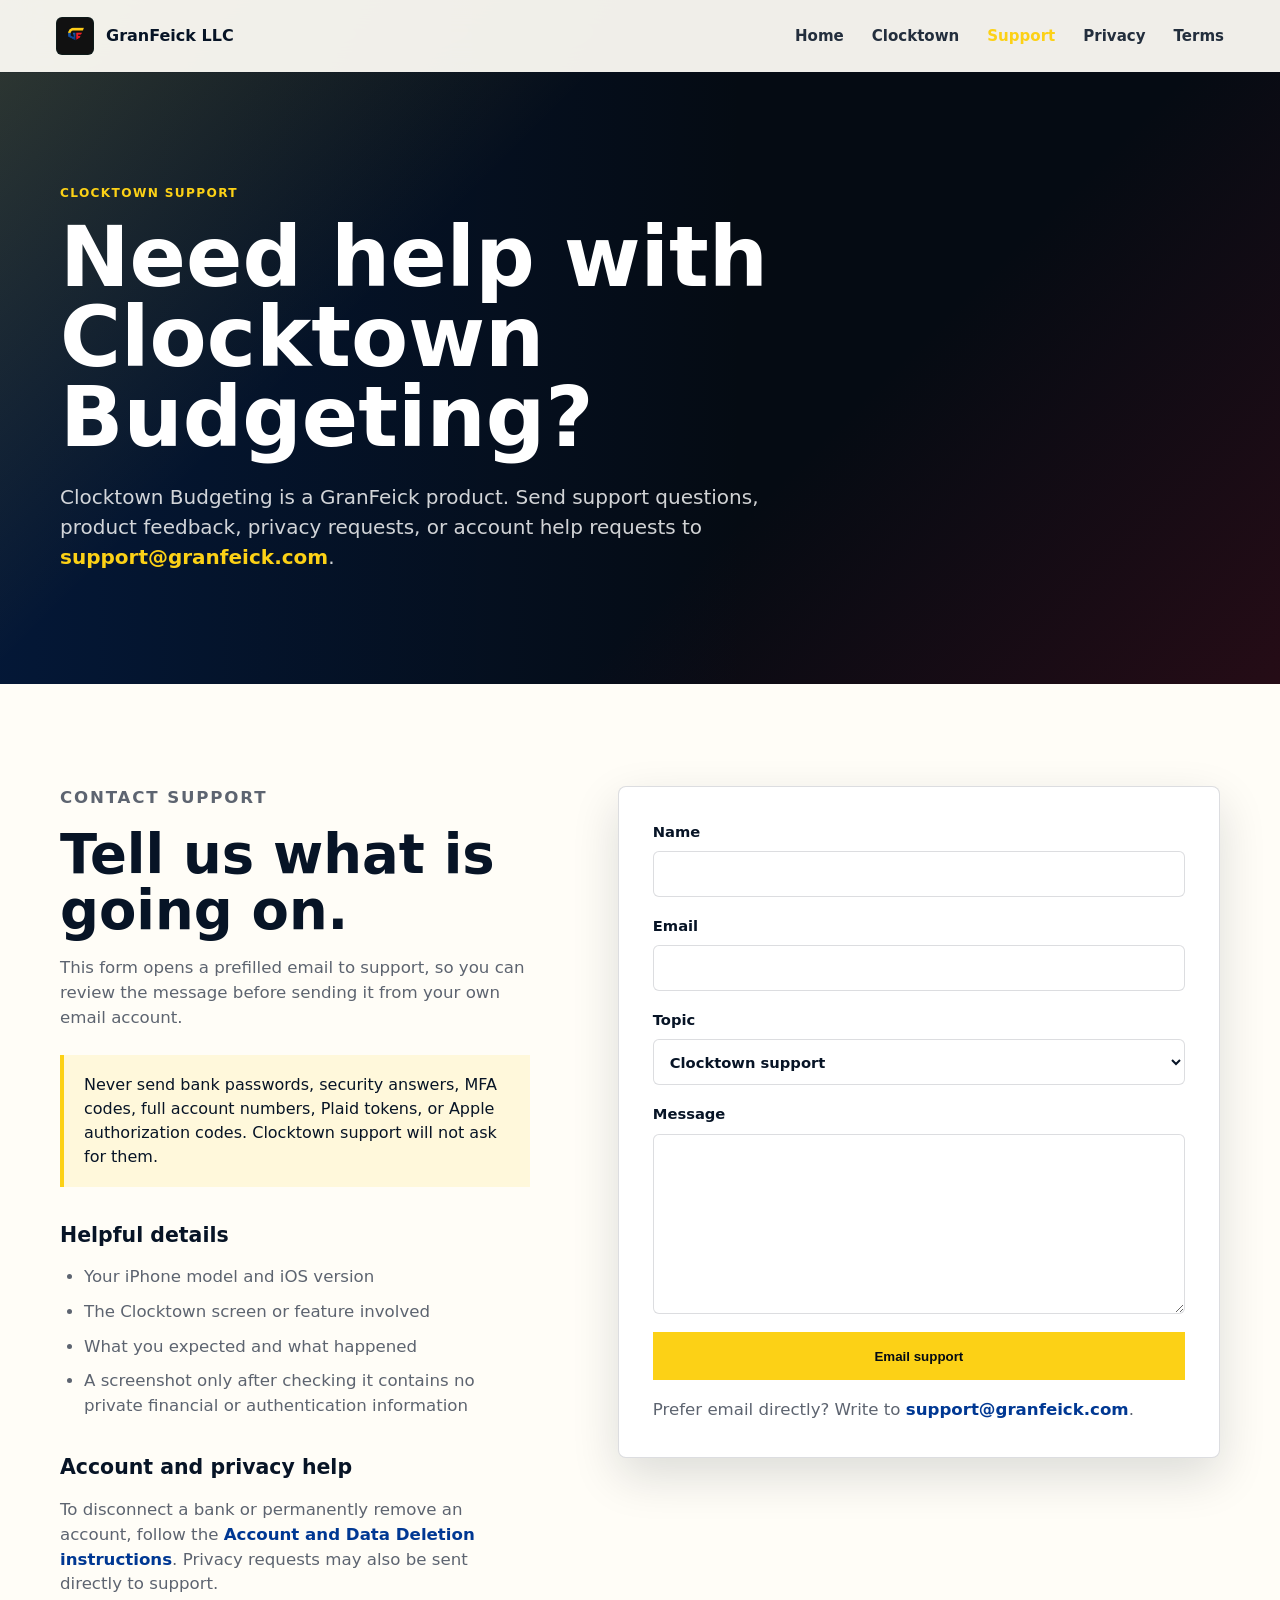
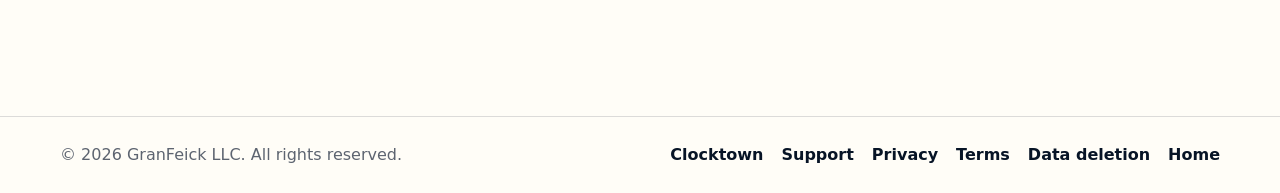
<file: granfeick-launch 2/clocktown-support/index.html>
<!doctype html>
<html lang="en">
  <head>
    <meta charset="utf-8">
    <meta name="viewport" content="width=device-width, initial-scale=1">
    <title>Clocktown Support | GranFeick LLC</title>
    <meta
      name="description"
      content="Contact GranFeick LLC support for Clocktown Budgeting questions, feedback, and product help."
    >
    <link rel="canonical" href="https://www.granfeick.com/clocktown-support/">
    <meta property="og:title" content="Clocktown Support">
    <meta property="og:description" content="Contact GranFeick LLC support for Clocktown Budgeting questions, feedback, and product help.">
    <meta property="og:type" content="website">
    <meta property="og:url" content="https://www.granfeick.com/clocktown-support/">
    <meta property="og:image" content="https://www.granfeick.com/assets/granfeick-logo.png">
    <meta name="theme-color" content="#071426">
    <link rel="icon" type="image/png" sizes="64x64" href="../assets/favicon-gf-mark.png">
    <link rel="shortcut icon" type="image/png" href="../assets/favicon-gf-mark.png">
    <link rel="apple-touch-icon" href="../assets/granfeick-mark.png">
    <link rel="stylesheet" href="../styles.css">
  </head>
  <body>
    <header class="site-header is-scrolled" data-header data-solid-header>
      <a class="brand" href="../" aria-label="GranFeick LLC home">
        <img class="brand-mark" src="../assets/granfeick-mark.png" alt="" aria-hidden="true">
        <span>GranFeick LLC</span>
      </a>

      <button class="nav-toggle" type="button" aria-label="Toggle navigation" aria-expanded="false" data-nav-toggle>
        <span></span>
        <span></span>
      </button>

      <nav class="nav" data-nav>
        <a href="../">Home</a>
        <a href="../clocktown/">Clocktown</a>
        <a href="../clocktown-support/" aria-current="page">Support</a>
        <a href="../clocktown-privacy/">Privacy</a>
        <a href="../clocktown-terms/">Terms</a>
      </nav>
    </header>

    <main class="subpage-main">
      <section class="page-hero" aria-labelledby="support-title">
        <div class="section-inner">
          <p class="eyebrow">Clocktown Support</p>
          <h1 id="support-title">Need help with Clocktown Budgeting?</h1>
          <p>
            Clocktown Budgeting is a GranFeick product. Send support questions,
            product feedback, privacy requests, or account help requests to
            <a href="mailto:support@granfeick.com">support@granfeick.com</a>.
          </p>
        </div>
      </section>

      <section class="support-section" aria-labelledby="support-form-title">
        <div class="section-inner support-layout">
          <div>
            <p class="section-kicker">Contact support</p>
            <h2 id="support-form-title">Tell us what is going on.</h2>
            <p>
              This form opens a prefilled email to support, so you can review the message
              before sending it from your own email account.
            </p>
            <div class="legal-note">
              Never send bank passwords, security answers, MFA codes, full account
              numbers, Plaid tokens, or Apple authorization codes. Clocktown support
              will not ask for them.
            </div>
            <h3>Helpful details</h3>
            <ul>
              <li>Your iPhone model and iOS version</li>
              <li>The Clocktown screen or feature involved</li>
              <li>What you expected and what happened</li>
              <li>A screenshot only after checking it contains no private financial or authentication information</li>
            </ul>
            <h3>Account and privacy help</h3>
            <p>
              To disconnect a bank or permanently remove an account, follow the
              <a href="../clocktown-data-deletion/">Account and Data Deletion instructions</a>.
              Privacy requests may also be sent directly to support.
            </p>
          </div>

          <form class="support-form" action="mailto:support@granfeick.com" method="post" enctype="text/plain" data-support-form>
            <label>
              Name
              <input type="text" name="name" autocomplete="name" required>
            </label>
            <label>
              Email
              <input type="email" name="email" autocomplete="email" required>
            </label>
            <label>
              Topic
              <select name="topic" required>
                <option value="Clocktown support">Clocktown support</option>
                <option value="Product feedback">Product feedback</option>
                <option value="Account or access">Account or access</option>
                <option value="Account deletion">Account deletion</option>
                <option value="Bank connection">Bank connection</option>
                <option value="Privacy or legal">Privacy or legal</option>
                <option value="Other">Other</option>
              </select>
            </label>
            <label>
              Message
              <textarea name="message" rows="7" required></textarea>
            </label>
            <button class="button button-primary" type="submit">Email support</button>
            <p class="form-note">
              Prefer email directly? Write to
              <a href="mailto:support@granfeick.com">support@granfeick.com</a>.
            </p>
          </form>
        </div>
      </section>
    </main>

    <footer class="site-footer">
      <div class="section-inner footer-inner">
        <p>&copy; <span data-year></span> GranFeick LLC. All rights reserved.</p>
        <nav class="footer-links" aria-label="Footer">
          <a href="../clocktown/">Clocktown</a>
          <a href="../clocktown-support/">Support</a>
          <a href="../clocktown-privacy/">Privacy</a>
          <a href="../clocktown-terms/">Terms</a>
          <a href="../clocktown-data-deletion/">Data deletion</a>
          <a href="../">Home</a>
        </nav>
      </div>
    </footer>

    <script src="../script.js"></script>
  </body>
</html>
</file>
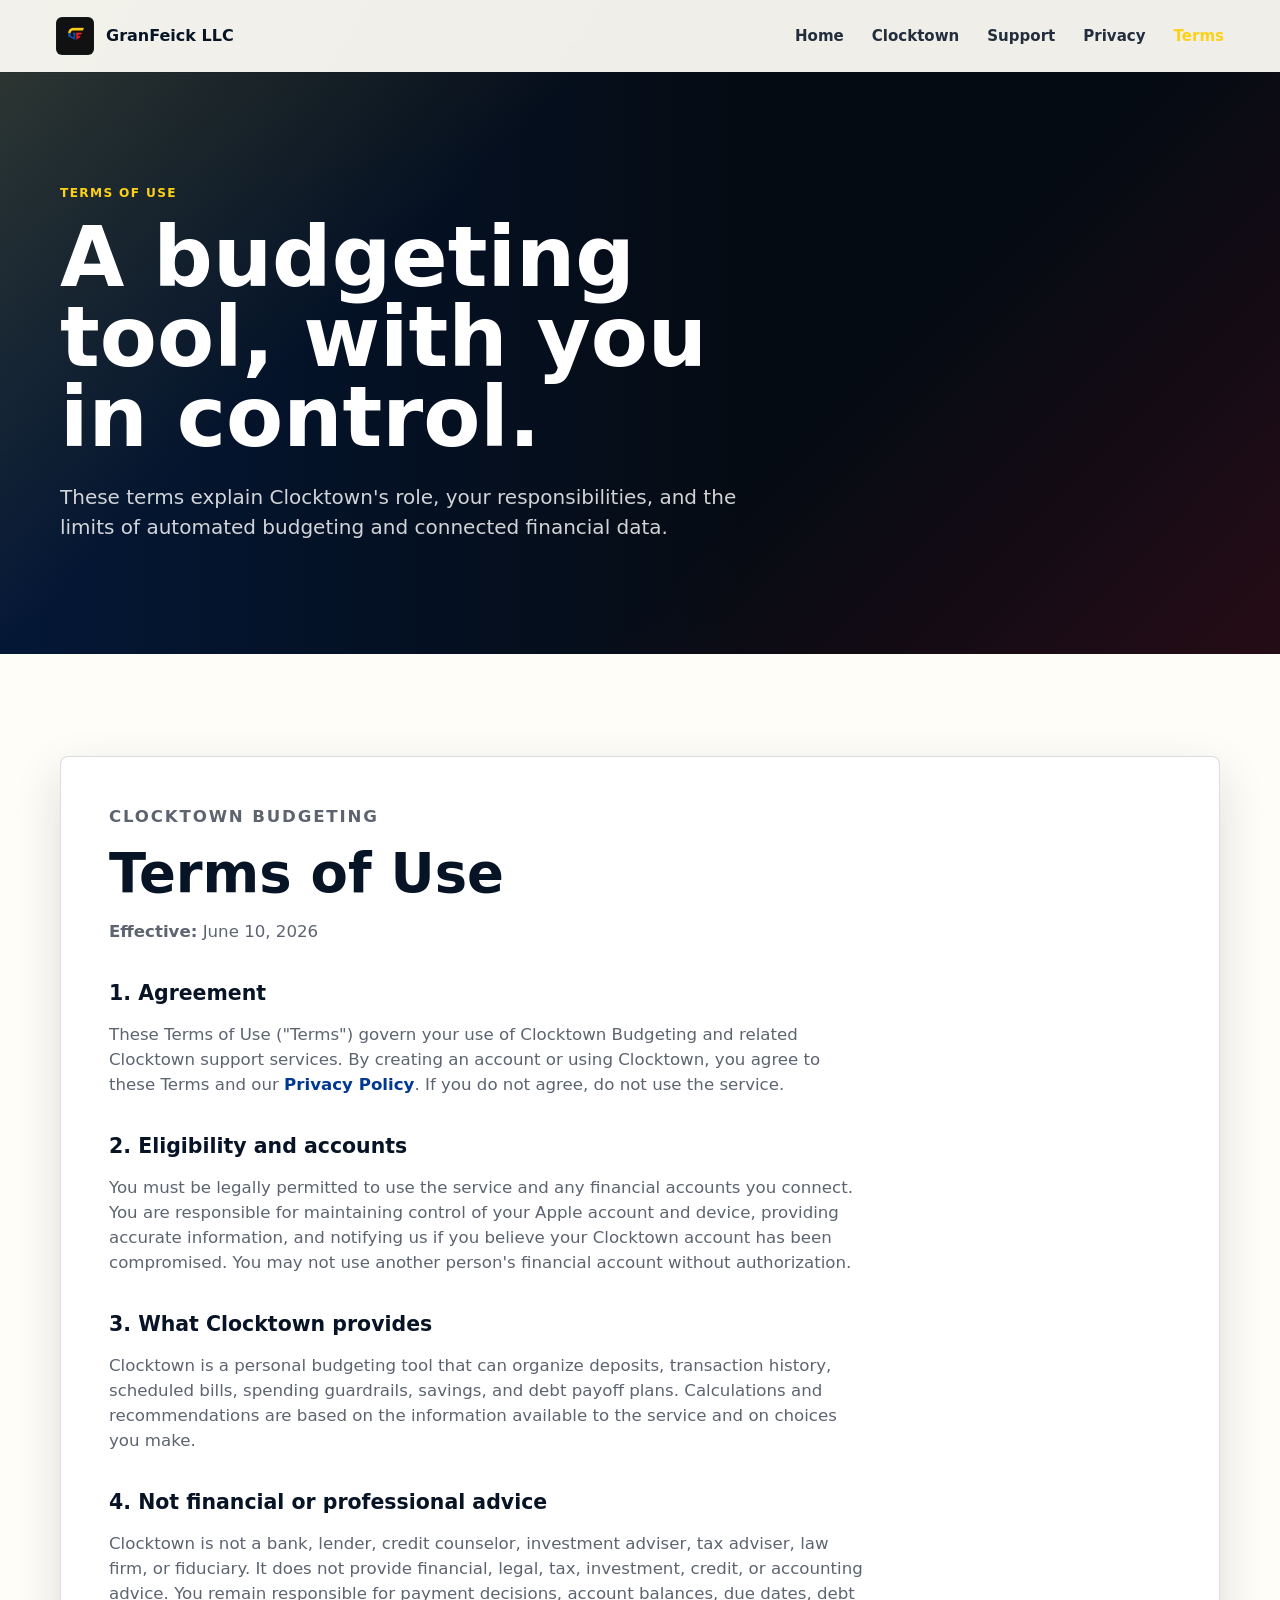
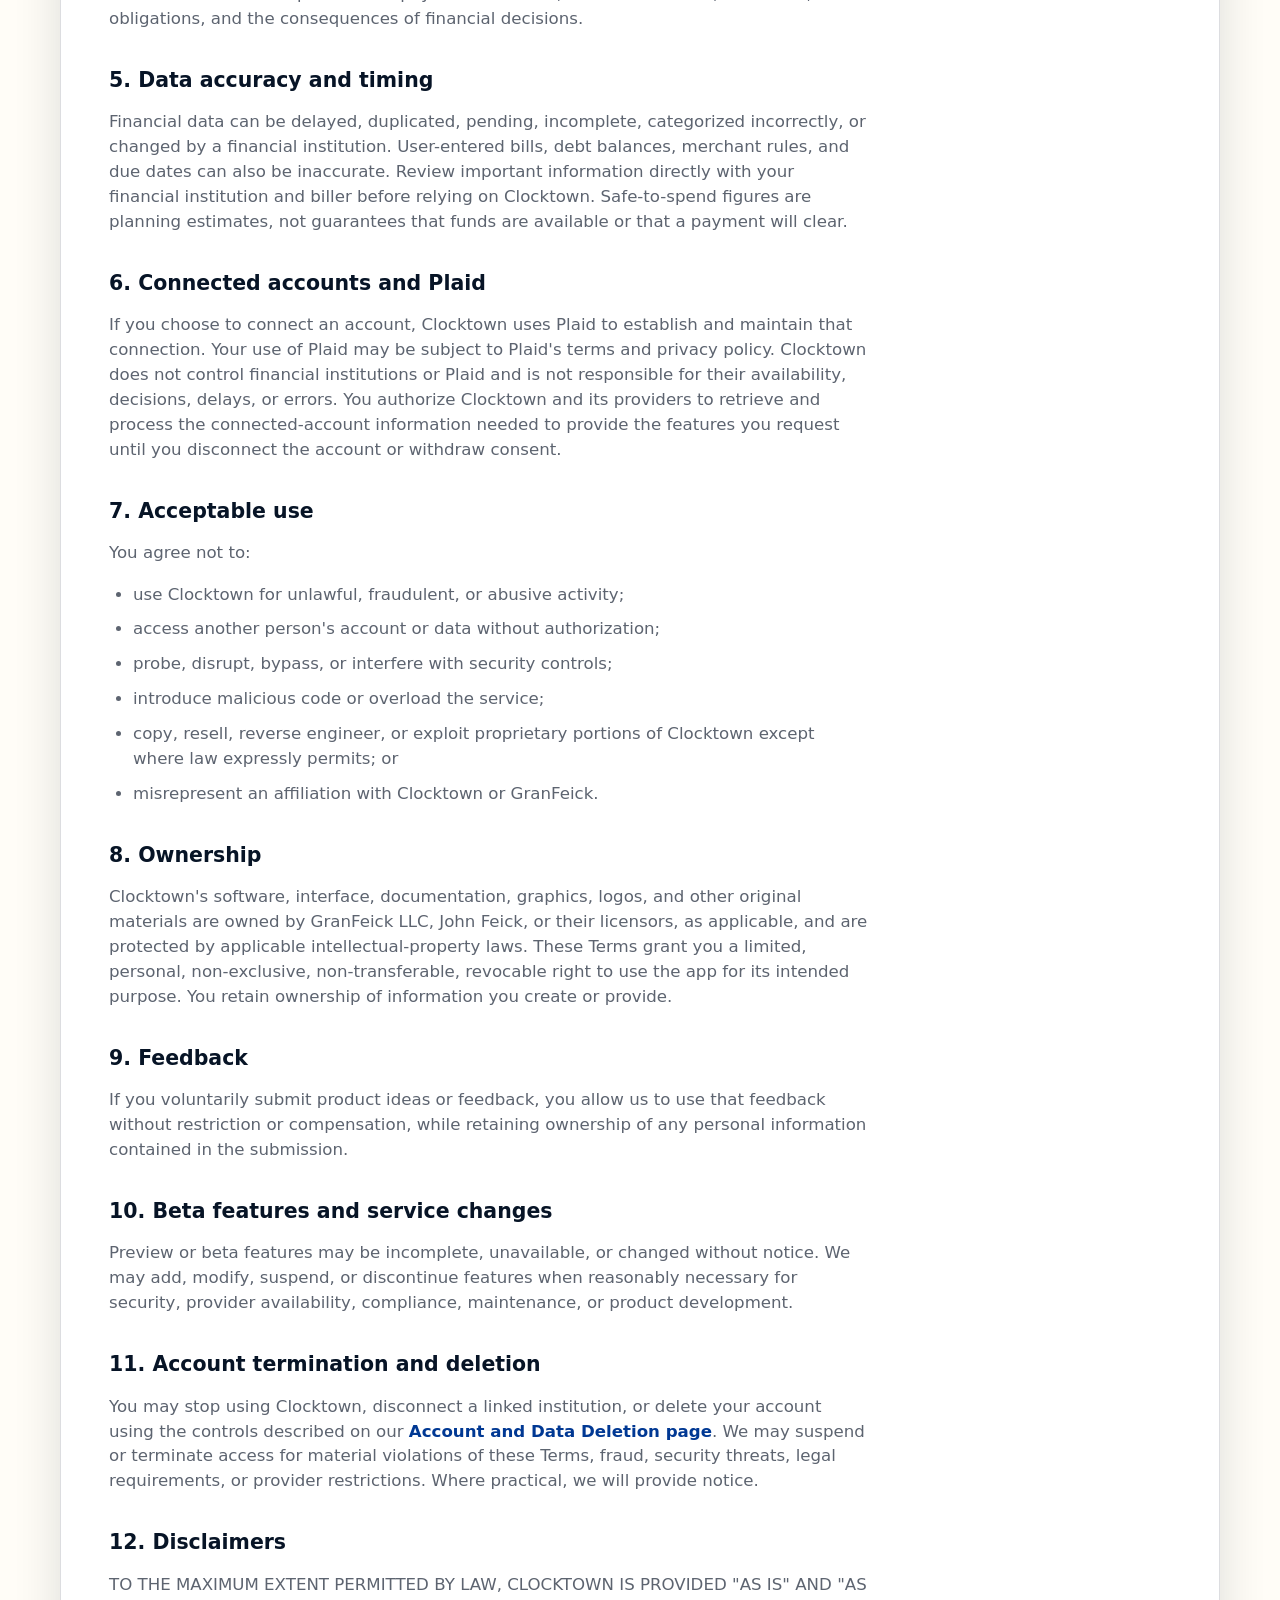
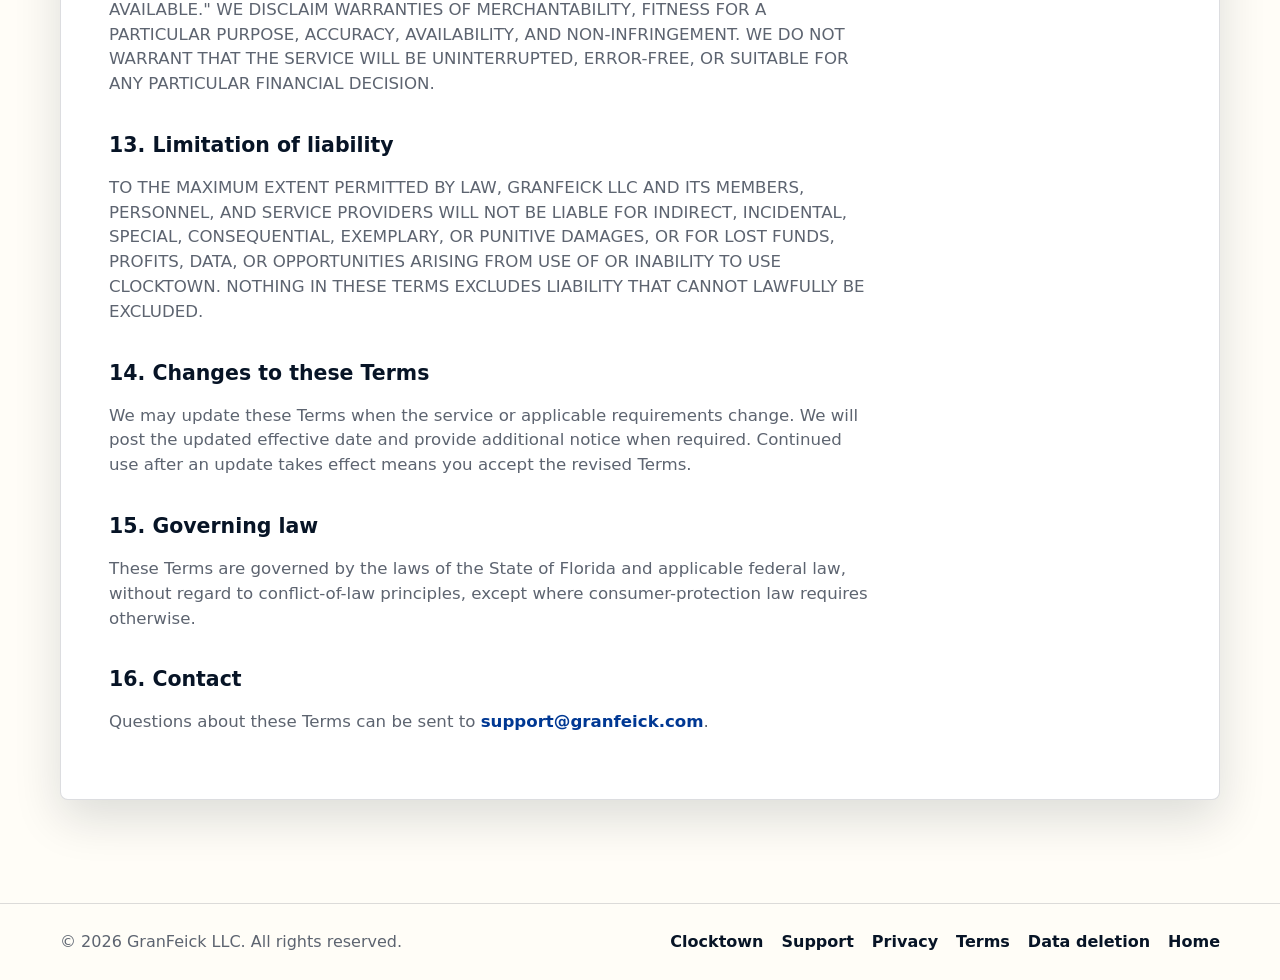
<file: granfeick-launch 2/clocktown-terms/index.html>
<!doctype html>
<html lang="en">
  <head>
    <meta charset="utf-8">
    <meta name="viewport" content="width=device-width, initial-scale=1">
    <title>Clocktown Terms of Use | GranFeick LLC</title>
    <meta
      name="description"
      content="Terms of Use for Clocktown Budgeting, including connected accounts, data accuracy, user responsibilities, and service limitations."
    >
    <link rel="canonical" href="https://www.granfeick.com/clocktown-terms/">
    <meta property="og:title" content="Clocktown Terms of Use">
    <meta property="og:description" content="Terms governing use of Clocktown Budgeting.">
    <meta property="og:type" content="website">
    <meta property="og:url" content="https://www.granfeick.com/clocktown-terms/">
    <meta property="og:image" content="https://www.granfeick.com/assets/granfeick-logo.png">
    <meta name="theme-color" content="#071426">
    <link rel="icon" type="image/png" sizes="64x64" href="../assets/favicon-gf-mark.png">
    <link rel="shortcut icon" type="image/png" href="../assets/favicon-gf-mark.png">
    <link rel="apple-touch-icon" href="../assets/granfeick-mark.png">
    <link rel="stylesheet" href="../styles.css">
  </head>
  <body>
    <header class="site-header is-scrolled" data-header data-solid-header>
      <a class="brand" href="../" aria-label="GranFeick LLC home">
        <img class="brand-mark" src="../assets/granfeick-mark.png" alt="" aria-hidden="true">
        <span>GranFeick LLC</span>
      </a>

      <button class="nav-toggle" type="button" aria-label="Toggle navigation" aria-expanded="false" data-nav-toggle>
        <span></span>
        <span></span>
      </button>

      <nav class="nav" data-nav>
        <a href="../">Home</a>
        <a href="../clocktown/">Clocktown</a>
        <a href="../clocktown-support/">Support</a>
        <a href="../clocktown-privacy/">Privacy</a>
        <a href="../clocktown-terms/" aria-current="page">Terms</a>
      </nav>
    </header>

    <main class="subpage-main">
      <section class="page-hero" aria-labelledby="terms-title">
        <div class="section-inner">
          <p class="eyebrow">Terms of Use</p>
          <h1 id="terms-title">A budgeting tool, with you in control.</h1>
          <p>
            These terms explain Clocktown's role, your responsibilities, and the
            limits of automated budgeting and connected financial data.
          </p>
        </div>
      </section>

      <section class="legal-section" aria-label="Clocktown Terms of Use">
        <div class="section-inner legal-docs">
          <article class="doc-card">
            <p class="section-kicker">Clocktown Budgeting</p>
            <h2>Terms of Use</h2>
            <p><strong>Effective:</strong> June 10, 2026</p>

            <h3>1. Agreement</h3>
            <p>
              These Terms of Use ("Terms") govern your use of Clocktown
              Budgeting and related Clocktown support services. By creating an
              account or using Clocktown, you agree to these Terms and our
              <a href="../clocktown-privacy/">Privacy Policy</a>. If you do not
              agree, do not use the service.
            </p>

            <h3>2. Eligibility and accounts</h3>
            <p>
              You must be legally permitted to use the service and any financial
              accounts you connect. You are responsible for maintaining control of
              your Apple account and device, providing accurate information, and
              notifying us if you believe your Clocktown account has been compromised.
              You may not use another person's financial account without authorization.
            </p>

            <h3>3. What Clocktown provides</h3>
            <p>
              Clocktown is a personal budgeting tool that can organize deposits,
              transaction history, scheduled bills, spending guardrails, savings,
              and debt payoff plans. Calculations and recommendations are based on
              the information available to the service and on choices you make.
            </p>

            <h3>4. Not financial or professional advice</h3>
            <p>
              Clocktown is not a bank, lender, credit counselor, investment adviser,
              tax adviser, law firm, or fiduciary. It does not provide financial,
              legal, tax, investment, credit, or accounting advice. You remain
              responsible for payment decisions, account balances, due dates, debt
              obligations, and the consequences of financial decisions.
            </p>

            <h3>5. Data accuracy and timing</h3>
            <p>
              Financial data can be delayed, duplicated, pending, incomplete,
              categorized incorrectly, or changed by a financial institution.
              User-entered bills, debt balances, merchant rules, and due dates can
              also be inaccurate. Review important information directly with your
              financial institution and biller before relying on Clocktown.
              Safe-to-spend figures are planning estimates, not guarantees that funds
              are available or that a payment will clear.
            </p>

            <h3>6. Connected accounts and Plaid</h3>
            <p>
              If you choose to connect an account, Clocktown uses Plaid to establish
              and maintain that connection. Your use of Plaid may be subject to
              Plaid's terms and privacy policy. Clocktown does not control financial
              institutions or Plaid and is not responsible for their availability,
              decisions, delays, or errors. You authorize Clocktown and its providers
              to retrieve and process the connected-account information needed to
              provide the features you request until you disconnect the account or
              withdraw consent.
            </p>

            <h3>7. Acceptable use</h3>
            <p>You agree not to:</p>
            <ul>
              <li>use Clocktown for unlawful, fraudulent, or abusive activity;</li>
              <li>access another person's account or data without authorization;</li>
              <li>probe, disrupt, bypass, or interfere with security controls;</li>
              <li>introduce malicious code or overload the service;</li>
              <li>copy, resell, reverse engineer, or exploit proprietary portions of Clocktown except where law expressly permits; or</li>
              <li>misrepresent an affiliation with Clocktown or GranFeick.</li>
            </ul>

            <h3>8. Ownership</h3>
            <p>
              Clocktown's software, interface, documentation, graphics, logos, and
              other original materials are owned by GranFeick LLC, John Feick, or
              their licensors, as applicable, and are protected by applicable
              intellectual-property laws. These Terms
              grant you a limited, personal, non-exclusive, non-transferable,
              revocable right to use the app for its intended purpose. You retain
              ownership of information you create or provide.
            </p>

            <h3>9. Feedback</h3>
            <p>
              If you voluntarily submit product ideas or feedback, you allow us to
              use that feedback without restriction or compensation, while retaining
              ownership of any personal information contained in the submission.
            </p>

            <h3>10. Beta features and service changes</h3>
            <p>
              Preview or beta features may be incomplete, unavailable, or changed
              without notice. We may add, modify, suspend, or discontinue features
              when reasonably necessary for security, provider availability,
              compliance, maintenance, or product development.
            </p>

            <h3>11. Account termination and deletion</h3>
            <p>
              You may stop using Clocktown, disconnect a linked institution, or
              delete your account using the controls described on our
              <a href="../clocktown-data-deletion/">Account and Data Deletion page</a>.
              We may suspend or terminate access for material violations of these
              Terms, fraud, security threats, legal requirements, or provider
              restrictions. Where practical, we will provide notice.
            </p>

            <h3>12. Disclaimers</h3>
            <p>
              TO THE MAXIMUM EXTENT PERMITTED BY LAW, CLOCKTOWN IS PROVIDED "AS IS"
              AND "AS AVAILABLE." WE DISCLAIM WARRANTIES OF MERCHANTABILITY, FITNESS
              FOR A PARTICULAR PURPOSE, ACCURACY, AVAILABILITY, AND
              NON-INFRINGEMENT. WE DO NOT WARRANT THAT THE SERVICE WILL BE
              UNINTERRUPTED, ERROR-FREE, OR SUITABLE FOR ANY PARTICULAR FINANCIAL
              DECISION.
            </p>

            <h3>13. Limitation of liability</h3>
            <p>
              TO THE MAXIMUM EXTENT PERMITTED BY LAW, GRANFEICK LLC AND ITS MEMBERS,
              PERSONNEL, AND SERVICE PROVIDERS WILL NOT BE LIABLE FOR INDIRECT,
              INCIDENTAL, SPECIAL, CONSEQUENTIAL, EXEMPLARY, OR PUNITIVE DAMAGES, OR
              FOR LOST FUNDS, PROFITS, DATA, OR OPPORTUNITIES ARISING FROM USE OF OR
              INABILITY TO USE CLOCKTOWN. NOTHING IN THESE TERMS EXCLUDES LIABILITY
              THAT CANNOT LAWFULLY BE EXCLUDED.
            </p>

            <h3>14. Changes to these Terms</h3>
            <p>
              We may update these Terms when the service or applicable requirements
              change. We will post the updated effective date and provide additional
              notice when required. Continued use after an update takes effect means
              you accept the revised Terms.
            </p>

            <h3>15. Governing law</h3>
            <p>
              These Terms are governed by the laws of the State of Florida and
              applicable federal law, without regard to conflict-of-law principles,
              except where consumer-protection law requires otherwise.
            </p>

            <h3>16. Contact</h3>
            <p>
              Questions about these Terms can be sent to
              <a href="mailto:support@granfeick.com">support@granfeick.com</a>.
            </p>
          </article>
        </div>
      </section>
    </main>

    <footer class="site-footer">
      <div class="section-inner footer-inner">
        <p>&copy; <span data-year></span> GranFeick LLC. All rights reserved.</p>
        <nav class="footer-links" aria-label="Footer">
          <a href="../clocktown/">Clocktown</a>
          <a href="../clocktown-support/">Support</a>
          <a href="../clocktown-privacy/">Privacy</a>
          <a href="../clocktown-terms/">Terms</a>
          <a href="../clocktown-data-deletion/">Data deletion</a>
          <a href="../">Home</a>
        </nav>
      </div>
    </footer>

    <script src="../script.js"></script>
  </body>
</html>
</file>
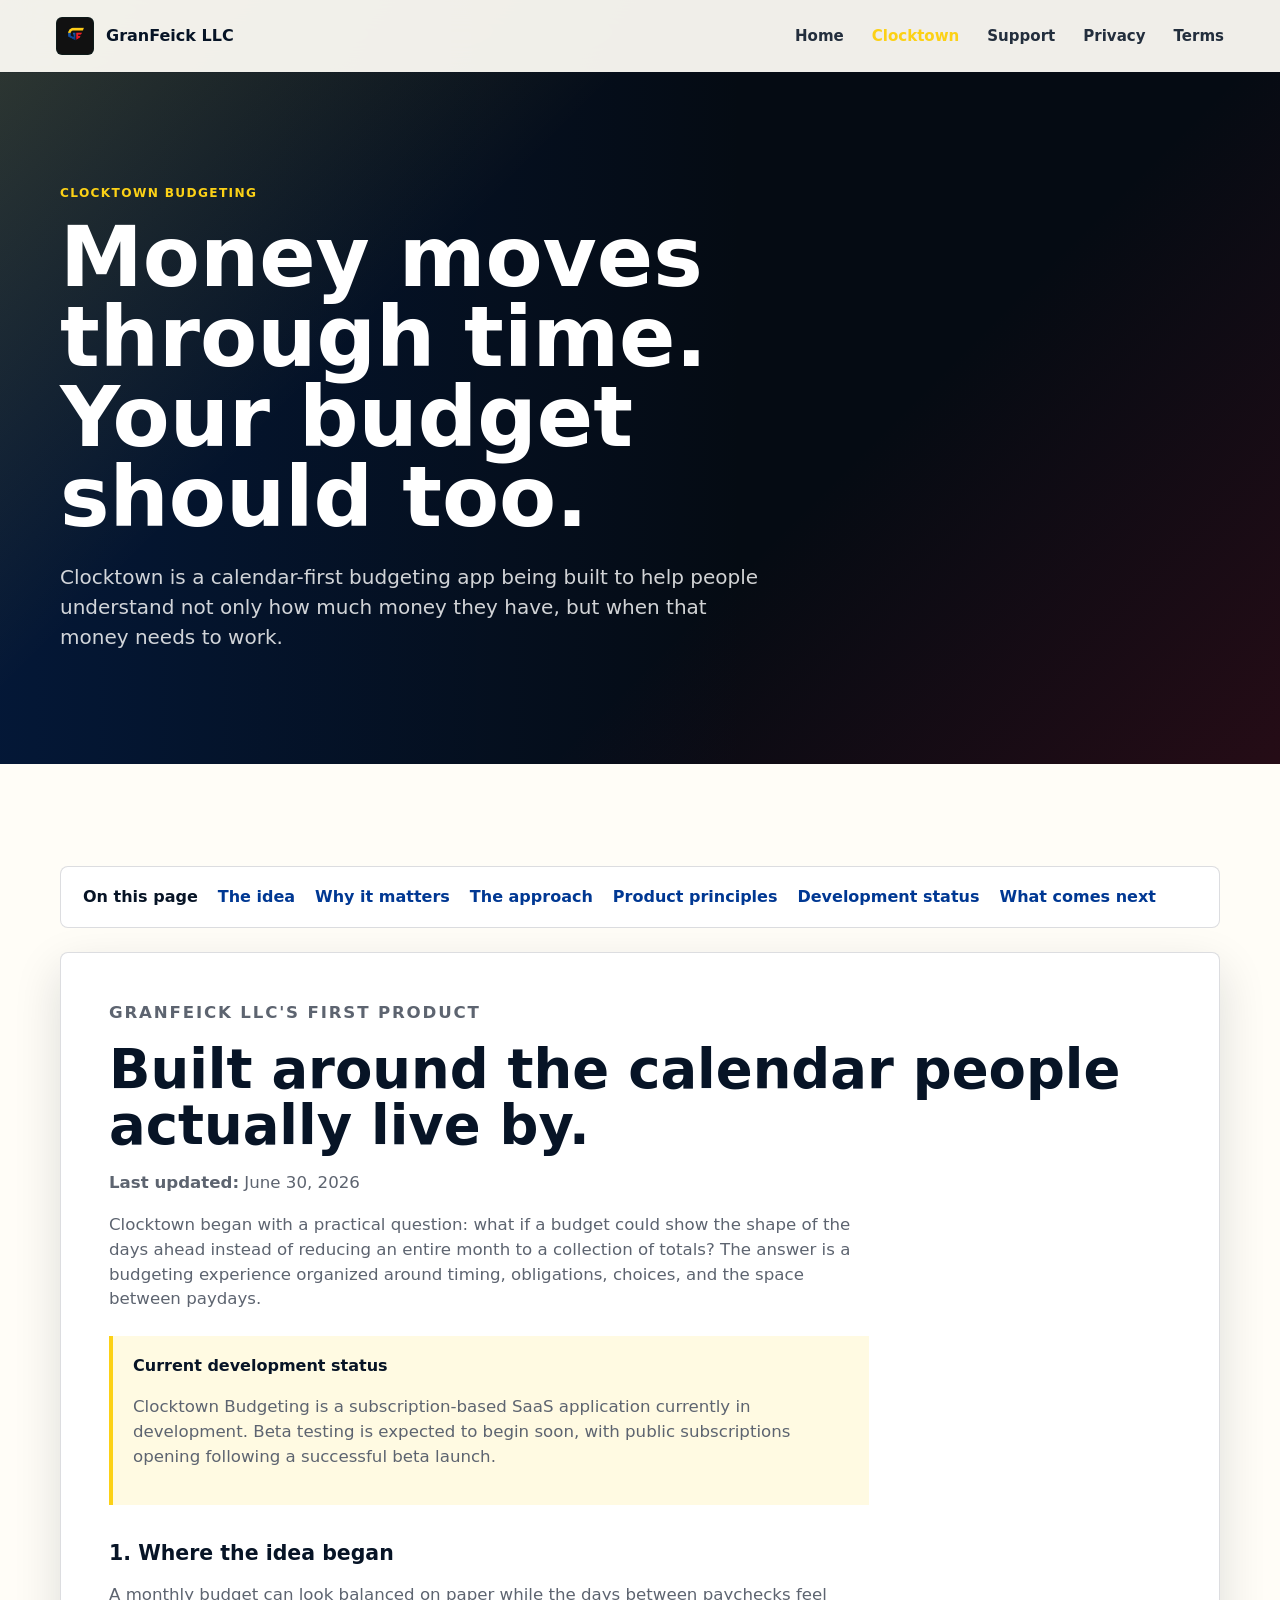
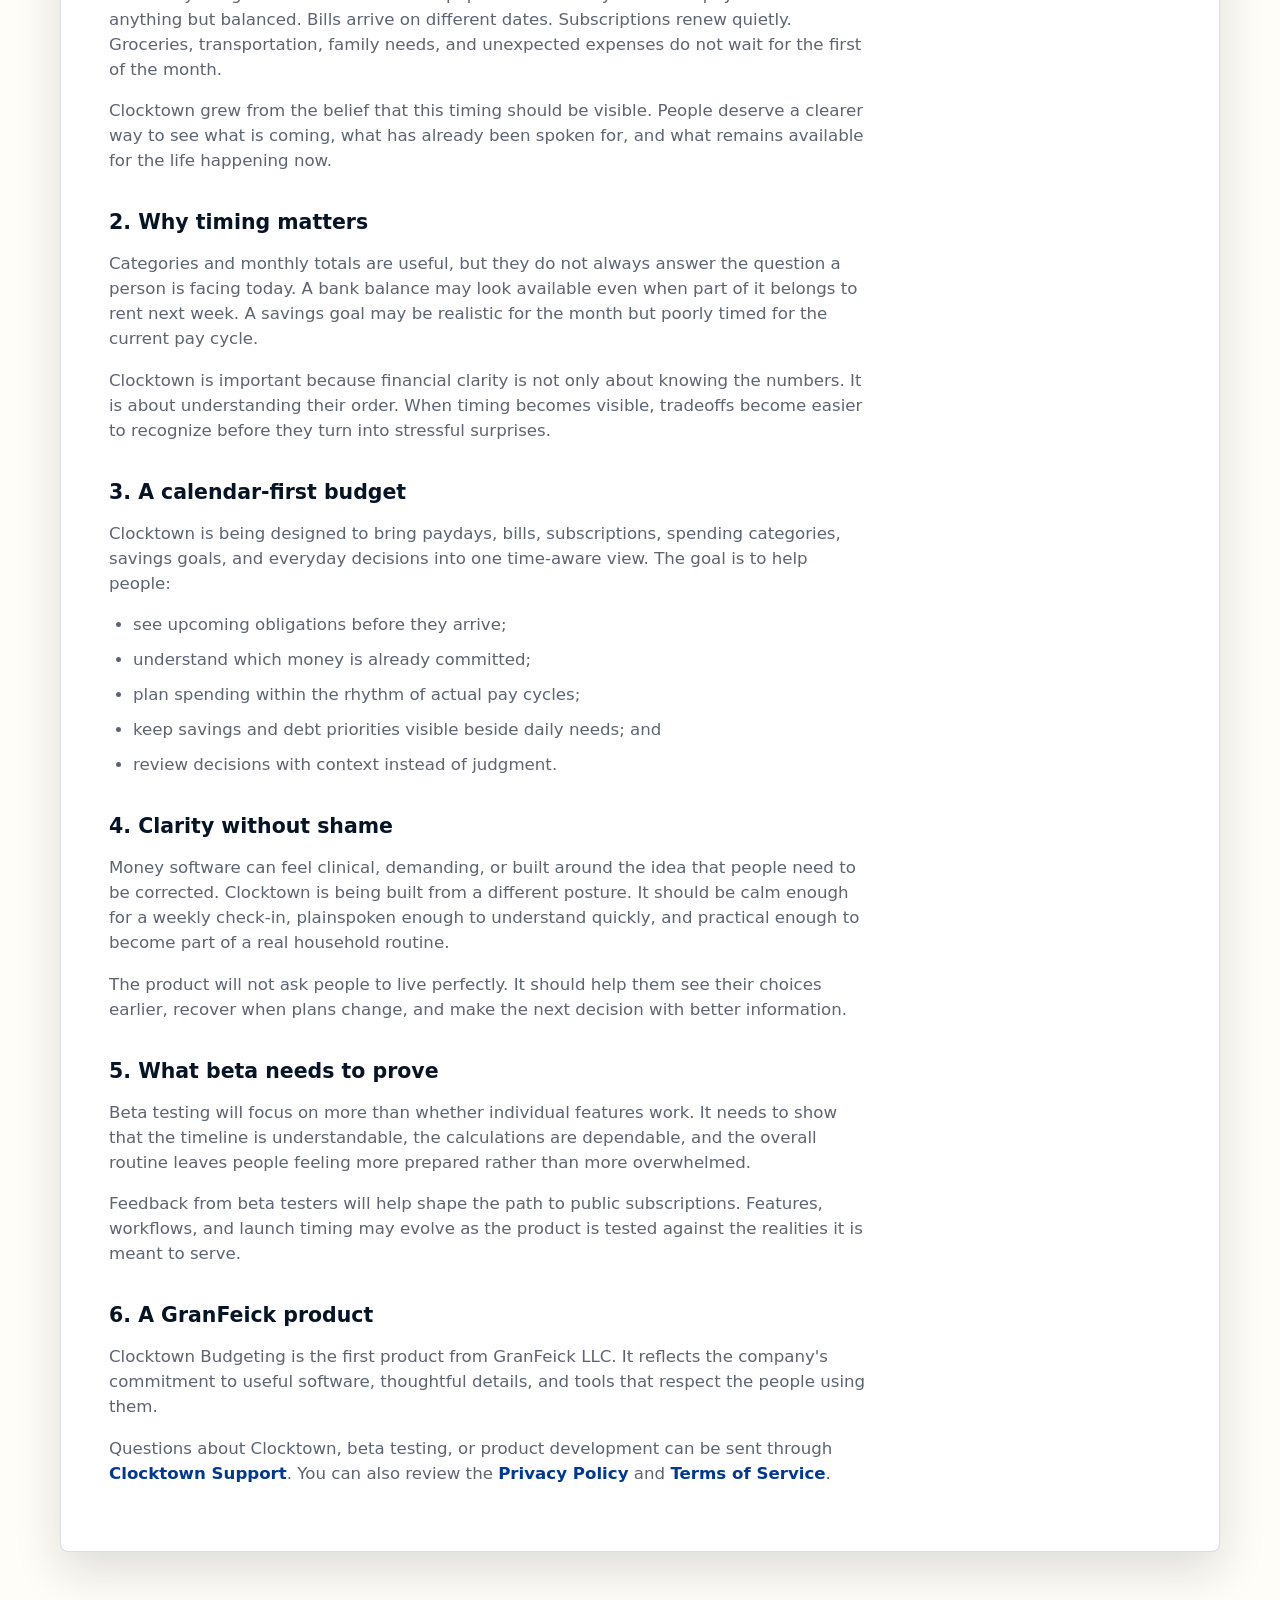
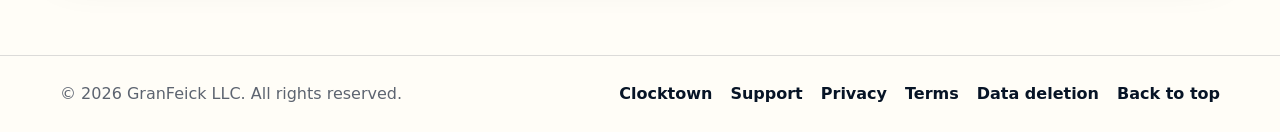
<file: granfeick-launch 2/clocktown/index.html>
<!doctype html>
<html lang="en">
  <head>
    <meta charset="utf-8">
    <meta name="viewport" content="width=device-width, initial-scale=1">
    <title>Clocktown Budgeting | The Story Behind the App</title>
    <meta
      name="description"
      content="Learn why GranFeick LLC is building Clocktown Budgeting, how its calendar-first approach works, and where the subscription app is in development."
    >
    <link rel="canonical" href="https://www.granfeick.com/clocktown/">
    <meta property="og:title" content="Clocktown Budgeting">
    <meta
      property="og:description"
      content="The story, purpose, and current development status of GranFeick LLC's calendar-first budgeting app."
    >
    <meta property="og:type" content="website">
    <meta property="og:url" content="https://www.granfeick.com/clocktown/">
    <meta property="og:image" content="https://www.granfeick.com/assets/clocktown-hero-colombia-clock.png">
    <meta name="theme-color" content="#071426">
    <link rel="icon" type="image/png" sizes="64x64" href="../assets/favicon-gf-mark.png">
    <link rel="shortcut icon" type="image/png" href="../assets/favicon-gf-mark.png">
    <link rel="apple-touch-icon" href="../assets/granfeick-mark.png">
    <link rel="stylesheet" href="../styles.css?v=20260630">
  </head>
  <body>
    <header class="site-header is-scrolled" data-header data-solid-header>
      <a class="brand" href="../" aria-label="GranFeick LLC home">
        <img class="brand-mark" src="../assets/granfeick-mark.png" alt="" aria-hidden="true">
        <span>GranFeick LLC</span>
      </a>

      <button class="nav-toggle" type="button" aria-label="Toggle navigation" aria-expanded="false" data-nav-toggle>
        <span></span>
        <span></span>
      </button>

      <nav class="nav" data-nav>
        <a href="../">Home</a>
        <a href="../clocktown/" aria-current="page">Clocktown</a>
        <a href="../clocktown-support/">Support</a>
        <a href="../clocktown-privacy/">Privacy</a>
        <a href="../clocktown-terms/">Terms</a>
      </nav>
    </header>

    <main class="subpage-main" id="top">
      <section class="page-hero" aria-labelledby="clocktown-story-title">
        <div class="section-inner">
          <p class="eyebrow">Clocktown Budgeting</p>
          <h1 id="clocktown-story-title">Money moves through time. Your budget should too.</h1>
          <p>
            Clocktown is a calendar-first budgeting app being built to help people
            understand not only how much money they have, but when that money needs
            to work.
          </p>
        </div>
      </section>

      <section class="legal-section" aria-label="The story of Clocktown Budgeting">
        <div class="section-inner legal-docs">
          <nav class="legal-toc" aria-label="Clocktown story contents">
            <strong>On this page</strong>
            <a href="#origin">The idea</a>
            <a href="#importance">Why it matters</a>
            <a href="#approach">The approach</a>
            <a href="#principles">Product principles</a>
            <a href="#status">Development status</a>
            <a href="#beta">What comes next</a>
          </nav>

          <article class="doc-card">
            <p class="section-kicker">GranFeick LLC's first product</p>
            <h2>Built around the calendar people actually live by.</h2>
            <p><strong>Last updated:</strong> June 30, 2026</p>
            <p>
              Clocktown began with a practical question: what if a budget could show
              the shape of the days ahead instead of reducing an entire month to a
              collection of totals? The answer is a budgeting experience organized
              around timing, obligations, choices, and the space between paydays.
            </p>

            <div class="legal-note" id="status">
              <strong>Current development status</strong>
              <p>
                Clocktown Budgeting is a subscription-based SaaS application currently in development. Beta testing is expected to begin soon, with public subscriptions opening following a successful beta launch.
              </p>
            </div>

            <h3 id="origin">1. Where the idea began</h3>
            <p>
              A monthly budget can look balanced on paper while the days between
              paychecks feel anything but balanced. Bills arrive on different dates.
              Subscriptions renew quietly. Groceries, transportation, family needs,
              and unexpected expenses do not wait for the first of the month.
            </p>
            <p>
              Clocktown grew from the belief that this timing should be visible.
              People deserve a clearer way to see what is coming, what has already
              been spoken for, and what remains available for the life happening now.
            </p>

            <h3 id="importance">2. Why timing matters</h3>
            <p>
              Categories and monthly totals are useful, but they do not always answer
              the question a person is facing today. A bank balance may look available
              even when part of it belongs to rent next week. A savings goal may be
              realistic for the month but poorly timed for the current pay cycle.
            </p>
            <p>
              Clocktown is important because financial clarity is not only about
              knowing the numbers. It is about understanding their order. When timing
              becomes visible, tradeoffs become easier to recognize before they turn
              into stressful surprises.
            </p>

            <h3 id="approach">3. A calendar-first budget</h3>
            <p>
              Clocktown is being designed to bring paydays, bills, subscriptions,
              spending categories, savings goals, and everyday decisions into one
              time-aware view. The goal is to help people:
            </p>
            <ul>
              <li>see upcoming obligations before they arrive;</li>
              <li>understand which money is already committed;</li>
              <li>plan spending within the rhythm of actual pay cycles;</li>
              <li>keep savings and debt priorities visible beside daily needs; and</li>
              <li>review decisions with context instead of judgment.</li>
            </ul>

            <h3 id="principles">4. Clarity without shame</h3>
            <p>
              Money software can feel clinical, demanding, or built around the idea
              that people need to be corrected. Clocktown is being built from a
              different posture. It should be calm enough for a weekly check-in,
              plainspoken enough to understand quickly, and practical enough to become
              part of a real household routine.
            </p>
            <p>
              The product will not ask people to live perfectly. It should help them
              see their choices earlier, recover when plans change, and make the next
              decision with better information.
            </p>

            <h3 id="beta">5. What beta needs to prove</h3>
            <p>
              Beta testing will focus on more than whether individual features work.
              It needs to show that the timeline is understandable, the calculations
              are dependable, and the overall routine leaves people feeling more
              prepared rather than more overwhelmed.
            </p>
            <p>
              Feedback from beta testers will help shape the path to public
              subscriptions. Features, workflows, and launch timing may evolve as the
              product is tested against the realities it is meant to serve.
            </p>

            <h3>6. A GranFeick product</h3>
            <p>
              Clocktown Budgeting is the first product from GranFeick LLC. It reflects
              the company's commitment to useful software, thoughtful details, and
              tools that respect the people using them.
            </p>
            <p>
              Questions about Clocktown, beta testing, or product development can be
              sent through <a href="../clocktown-support/">Clocktown Support</a>.
              You can also review the <a href="../clocktown-privacy/">Privacy Policy</a>
              and <a href="../clocktown-terms/">Terms of Service</a>.
            </p>
          </article>
        </div>
      </section>
    </main>

    <footer class="site-footer">
      <div class="section-inner footer-inner">
        <p>&copy; <span data-year></span> GranFeick LLC. All rights reserved.</p>
        <nav class="footer-links" aria-label="Footer">
          <a href="../clocktown/">Clocktown</a>
          <a href="../clocktown-support/">Support</a>
          <a href="../clocktown-privacy/">Privacy</a>
          <a href="../clocktown-terms/">Terms</a>
          <a href="../clocktown-data-deletion/">Data deletion</a>
          <a href="#top">Back to top</a>
        </nav>
      </div>
    </footer>

    <script src="../script.js"></script>
  </body>
</html>
</file>
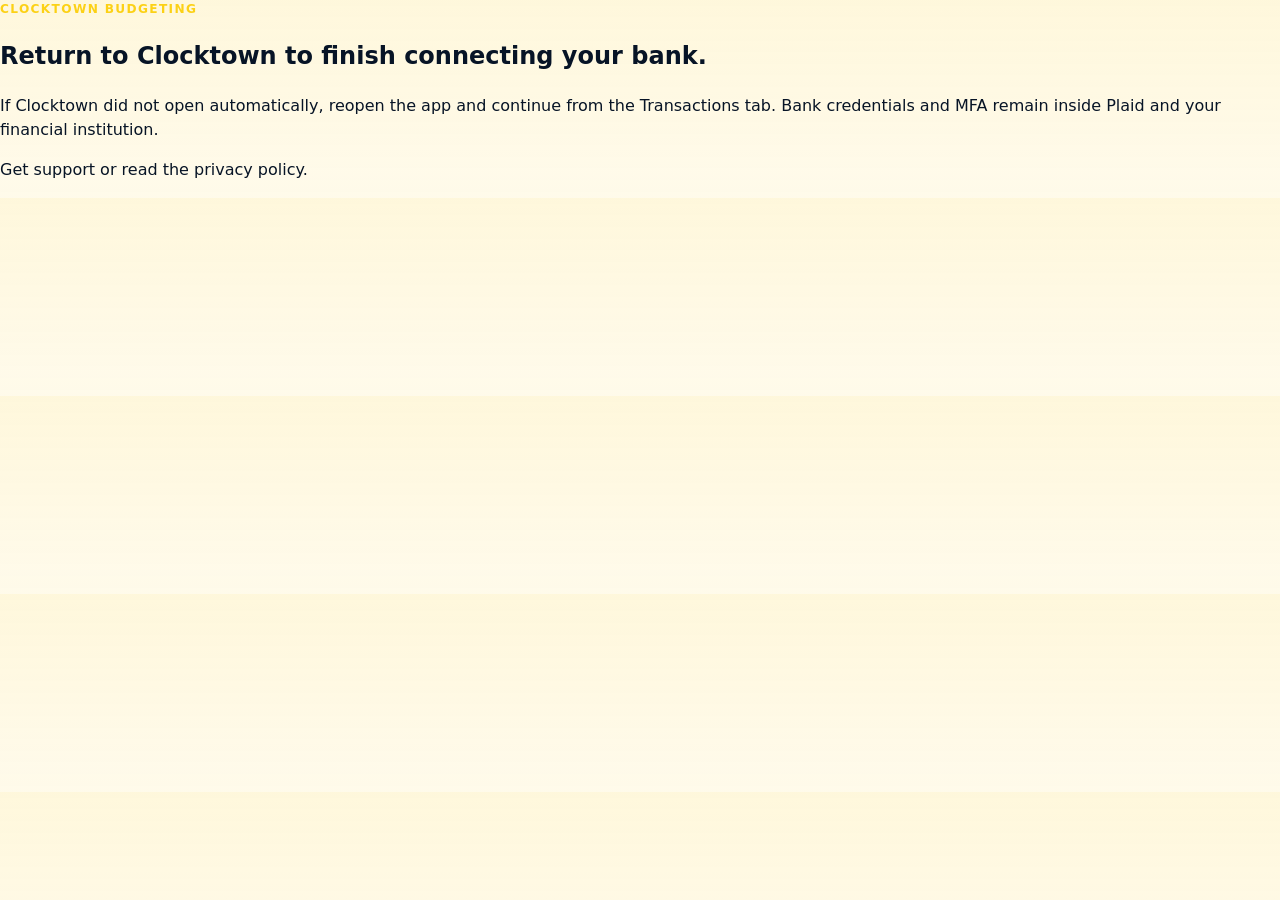
<file: granfeick-launch 2/plaid/oauth/index.html>
<!doctype html>
<html lang="en">
  <head>
    <meta charset="utf-8">
    <meta name="viewport" content="width=device-width, initial-scale=1">
    <meta name="robots" content="noindex">
    <title>Return to Clocktown Budgeting</title>
    <link rel="stylesheet" href="../../styles.css">
  </head>
  <body>
    <main class="legal-main">
      <section class="legal-hero" aria-labelledby="plaid-return-title">
        <p class="eyebrow">Clocktown Budgeting</p>
        <h1 id="plaid-return-title">Return to Clocktown to finish connecting your bank.</h1>
        <p>
          If Clocktown did not open automatically, reopen the app and continue from
          the Transactions tab. Bank credentials and MFA remain inside Plaid and
          your financial institution.
        </p>
        <p>
          <a href="../../clocktown-support/">Get support</a>
          or read the
          <a href="../../clocktown-privacy/">privacy policy</a>.
        </p>
      </section>
    </main>
  </body>
</html>
</file>
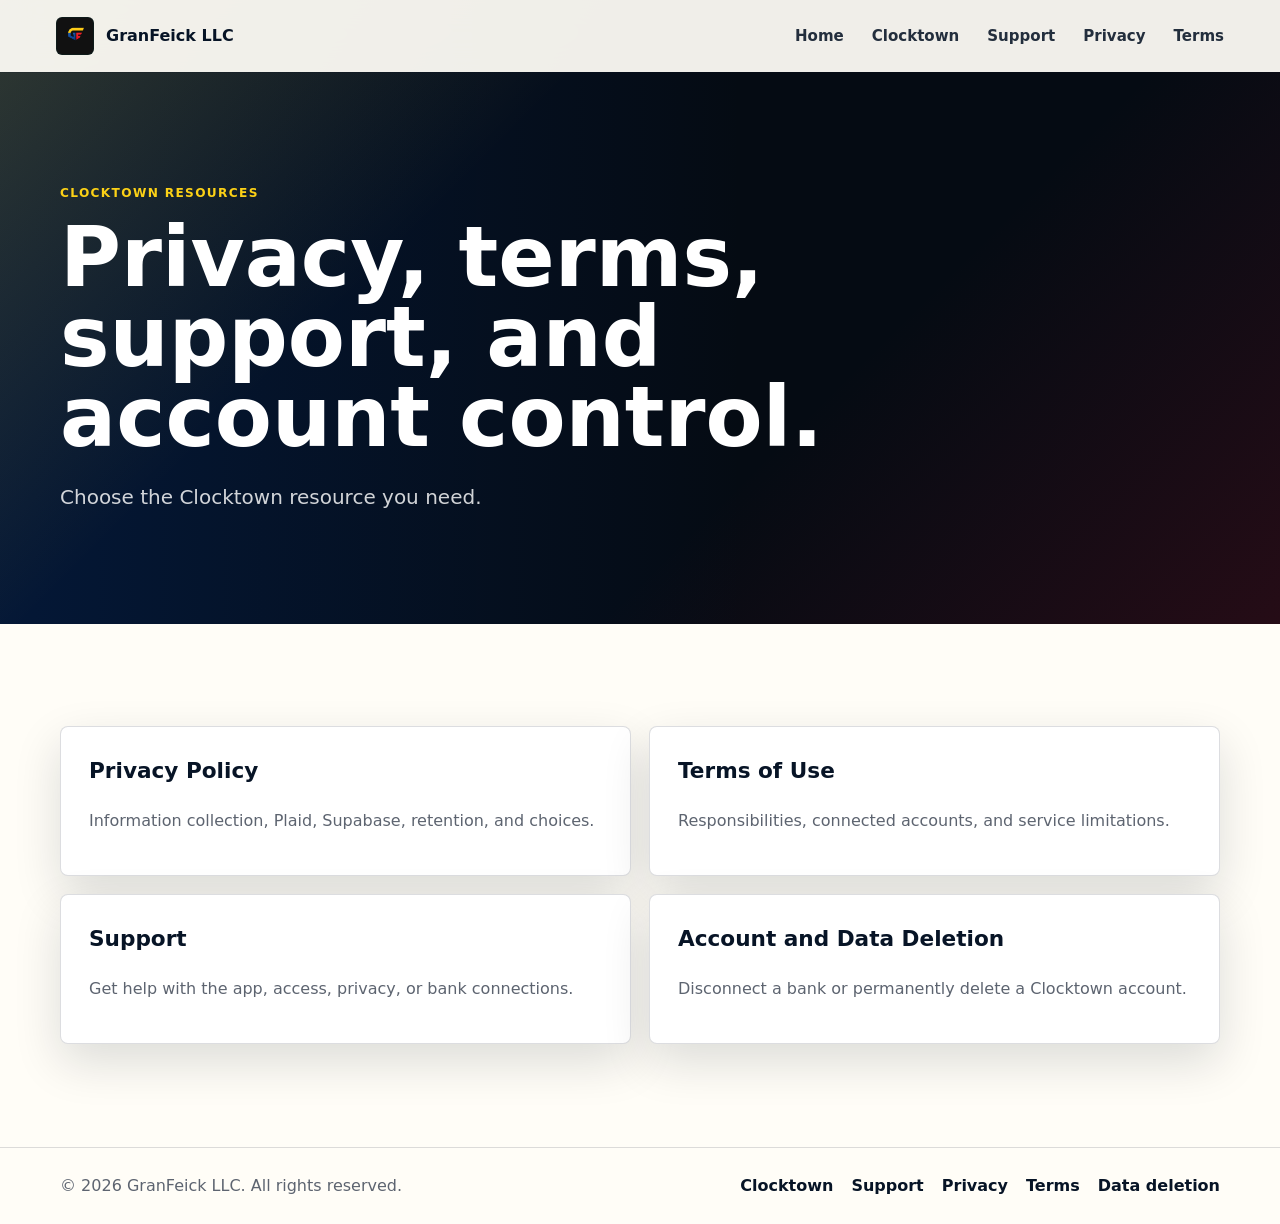
<file: granfeick-launch 2/legal.html>
<!doctype html>
<html lang="en">
  <head>
    <meta charset="utf-8">
    <meta name="viewport" content="width=device-width, initial-scale=1">
    <title>Clocktown Legal and Support | GranFeick LLC</title>
    <meta
      name="description"
      content="Clocktown Budgeting privacy, terms, support, and account deletion resources."
    >
    <meta name="robots" content="noindex,follow">
    <link rel="canonical" href="https://www.granfeick.com/clocktown-privacy/">
    <meta name="theme-color" content="#071426">
    <link rel="icon" type="image/png" sizes="64x64" href="assets/favicon-gf-mark.png">
    <link rel="stylesheet" href="styles.css">
  </head>
  <body>
    <header class="site-header is-scrolled" data-header data-solid-header>
      <a class="brand" href="./" aria-label="GranFeick LLC home">
        <img class="brand-mark" src="assets/granfeick-mark.png" alt="" aria-hidden="true">
        <span>GranFeick LLC</span>
      </a>
      <button class="nav-toggle" type="button" aria-label="Toggle navigation" aria-expanded="false" data-nav-toggle>
        <span></span>
        <span></span>
      </button>
      <nav class="nav" data-nav>
        <a href="./">Home</a>
        <a href="clocktown/">Clocktown</a>
        <a href="clocktown-support/">Support</a>
        <a href="clocktown-privacy/">Privacy</a>
        <a href="clocktown-terms/">Terms</a>
      </nav>
    </header>

    <main class="subpage-main">
      <section class="page-hero" aria-labelledby="legal-title">
        <div class="section-inner">
          <p class="eyebrow">Clocktown Resources</p>
          <h1 id="legal-title">Privacy, terms, support, and account control.</h1>
          <p>Choose the Clocktown resource you need.</p>
        </div>
      </section>
      <section class="legal-section">
        <div class="section-inner legal-link-grid">
          <a class="legal-link-card" href="clocktown-privacy/">
            <strong>Privacy Policy</strong>
            <span>Information collection, Plaid, Supabase, retention, and choices.</span>
          </a>
          <a class="legal-link-card" href="clocktown-terms/">
            <strong>Terms of Use</strong>
            <span>Responsibilities, connected accounts, and service limitations.</span>
          </a>
          <a class="legal-link-card" href="clocktown-support/">
            <strong>Support</strong>
            <span>Get help with the app, access, privacy, or bank connections.</span>
          </a>
          <a class="legal-link-card" href="clocktown-data-deletion/">
            <strong>Account and Data Deletion</strong>
            <span>Disconnect a bank or permanently delete a Clocktown account.</span>
          </a>
        </div>
      </section>
    </main>

    <footer class="site-footer">
      <div class="section-inner footer-inner">
        <p>&copy; <span data-year></span> GranFeick LLC. All rights reserved.</p>
        <nav class="footer-links" aria-label="Footer">
          <a href="clocktown/">Clocktown</a>
          <a href="clocktown-support/">Support</a>
          <a href="clocktown-privacy/">Privacy</a>
          <a href="clocktown-terms/">Terms</a>
          <a href="clocktown-data-deletion/">Data deletion</a>
        </nav>
      </div>
    </footer>
    <script src="script.js"></script>
  </body>
</html>
</file>
<file: granfeick-launch 2/styles.css>
:root {
  --ink: #071426;
  --muted: #5d6470;
  --paper: #fffdf7;
  --surface: #ffffff;
  --teal: #003893;
  --teal-deep: #071426;
  --teal-ink: #050b13;
  --teal-soft: #dce7f8;
  --colombia-gold: #fcd116;
  --colombia-blue: #003893;
  --colombia-red: #ce1126;
  --gold: var(--colombia-gold);
  --coral: var(--colombia-red);
  --line: rgba(7, 20, 38, 0.14);
  --shadow: 0 18px 48px rgba(7, 20, 38, 0.14);
  --max: 1160px;
}

* {
  box-sizing: border-box;
}

html {
  scroll-behavior: smooth;
  scroll-padding-top: 88px;
}

body {
  margin: 0;
  color: var(--ink);
  background:
    linear-gradient(180deg, rgba(252, 209, 22, 0.12), transparent 360px),
    var(--paper);
  font-family:
    Inter, ui-sans-serif, system-ui, -apple-system, BlinkMacSystemFont, "Segoe UI",
    sans-serif;
  line-height: 1.5;
}

img {
  display: block;
  max-width: 100%;
}

a {
  color: inherit;
  text-decoration: none;
}

.site-header {
  position: fixed;
  top: 0;
  left: 0;
  right: 0;
  z-index: 20;
  display: flex;
  align-items: center;
  justify-content: space-between;
  height: 72px;
  padding: 0 clamp(20px, 5vw, 56px);
  color: #ffffff;
  transition:
    background 180ms ease,
    box-shadow 180ms ease,
    color 180ms ease;
}

.site-header.is-scrolled,
.site-header.is-open {
  color: var(--ink);
  background: rgba(255, 253, 247, 0.94);
  box-shadow: 0 1px 0 var(--line);
  backdrop-filter: blur(16px);
}

.brand,
.nav {
  display: flex;
  align-items: center;
}

.brand {
  gap: 12px;
  min-width: 0;
  font-weight: 760;
  letter-spacing: 0;
}

.brand-mark {
  width: 38px;
  height: 38px;
  border: 1px solid rgba(255, 255, 255, 0.42);
  border-radius: 6px;
  background: #111111;
  object-fit: cover;
  object-position: center;
}

.site-header.is-scrolled .brand-mark,
.site-header.is-open .brand-mark {
  border-color: rgba(7, 63, 60, 0.22);
}

.nav {
  gap: 28px;
  font-size: 0.94rem;
  font-weight: 680;
}

.nav a {
  opacity: 0.88;
}

.nav a:hover {
  opacity: 1;
}

.nav a[aria-current="page"] {
  color: var(--colombia-gold);
  opacity: 1;
}

.nav-toggle {
  display: none;
  width: 44px;
  flex: 0 0 44px;
  height: 44px;
  border: 1px solid currentColor;
  background: transparent;
  color: inherit;
  cursor: pointer;
}

.nav-toggle span {
  display: block;
  width: 18px;
  height: 2px;
  margin: 5px auto;
  background: currentColor;
}

.hero {
  position: relative;
  min-height: 82svh;
  overflow: hidden;
  isolation: isolate;
  background: var(--teal-ink);
}

.hero-image {
  position: absolute;
  inset: 0;
  z-index: -2;
  width: 100%;
  height: 100%;
  object-fit: cover;
  object-position: 56% center;
}

.hero-shade {
  position: absolute;
  inset: 0;
  z-index: -1;
  background:
    linear-gradient(90deg, rgba(5, 11, 19, 0.88) 0%, rgba(7, 20, 38, 0.64) 42%, rgba(7, 20, 38, 0.18) 76%),
    linear-gradient(0deg, rgba(0, 56, 147, 0.16), rgba(252, 209, 22, 0.08));
}

.hero::after {
  position: absolute;
  right: 0;
  bottom: 0;
  left: 0;
  z-index: 1;
  height: 5px;
  content: "";
  background: linear-gradient(
    90deg,
    var(--colombia-gold) 0 50%,
    var(--colombia-blue) 50% 75%,
    var(--colombia-red) 75% 100%
  );
  opacity: 0.82;
}

.hero-content {
  display: flex;
  flex-direction: column;
  justify-content: center;
  min-height: 82svh;
  width: min(100% - 40px, var(--max));
  margin: 0 auto;
  padding: 96px 0 56px;
  color: #ffffff;
}

.eyebrow,
.section-kicker {
  margin: 0 0 16px;
  color: var(--gold);
  font-size: 0.76rem;
  font-weight: 820;
  letter-spacing: 0.11em;
  text-transform: uppercase;
}

.hero h1 {
  max-width: 760px;
  margin: 0;
  font-size: clamp(3rem, 6.5vw, 6rem);
  line-height: 0.95;
  letter-spacing: 0;
  text-wrap: balance;
}

.mobile-break {
  display: none;
}

.hero-copy {
  max-width: 620px;
  margin: 24px 0 0;
  color: rgba(255, 255, 255, 0.9);
  font-size: clamp(1.05rem, 2vw, 1.32rem);
}

.hero-actions,
.contact-actions {
  display: flex;
  flex-wrap: wrap;
  align-items: center;
  gap: 12px;
}

.hero-actions {
  margin-top: 34px;
}

.button {
  display: inline-flex;
  align-items: center;
  justify-content: center;
  min-height: 48px;
  padding: 0 20px;
  border: 1px solid transparent;
  font-weight: 760;
}

.button-primary {
  background: var(--gold);
  color: var(--teal-ink);
}

.button-primary:hover {
  background: #ffe15f;
}

.button-secondary {
  border-color: rgba(255, 255, 255, 0.5);
  color: #ffffff;
  background: rgba(255, 255, 255, 0.08);
}

.button-secondary:hover {
  background: rgba(255, 255, 255, 0.16);
}

.section-inner {
  width: min(100% - 40px, var(--max));
  margin: 0 auto;
}

.intro-band,
.product-section,
.company-section,
.contact-section {
  padding: clamp(56px, 8vw, 104px) 0;
}

.intro-band {
  background:
    linear-gradient(90deg, rgba(252, 209, 22, 0.13), transparent 46%),
    linear-gradient(135deg, rgba(0, 56, 147, 0.2), transparent 56%),
    var(--teal-deep);
  color: #ffffff;
}

.intro-grid {
  display: grid;
  grid-template-columns: minmax(140px, 240px) minmax(0, 1fr);
  gap: clamp(28px, 6vw, 84px);
  align-items: start;
}

.intro-grid h2,
.product-copy h2,
.company-grid h2,
.contact-layout h2 {
  margin: 0;
  font-size: clamp(2rem, 4.3vw, 4rem);
  line-height: 1.02;
  letter-spacing: 0;
  text-wrap: balance;
}

.intro-grid p:not(.section-kicker),
.product-copy p,
.contact-actions p {
  max-width: 720px;
  margin: 20px 0 0;
  color: rgba(255, 255, 255, 0.76);
  font-size: 1.08rem;
}

.product-section {
  background:
    linear-gradient(180deg, rgba(252, 209, 22, 0.08), transparent 280px),
    var(--paper);
}

.product-layout {
  display: grid;
  grid-template-columns: minmax(0, 0.86fr) minmax(360px, 1fr);
  gap: clamp(34px, 7vw, 88px);
  align-items: start;
}

.product-copy {
  position: sticky;
  top: 112px;
}

.product-copy .section-kicker,
.company-section .section-kicker,
.contact-section .section-kicker {
  color: var(--coral);
}

.product-copy p {
  color: var(--muted);
}

.text-link {
  display: inline-flex;
  margin-top: 26px;
  color: var(--colombia-blue);
  font-weight: 780;
  border-bottom: 2px solid currentColor;
}

.feature-list {
  display: grid;
  gap: 16px;
}

.feature-card {
  position: relative;
  overflow: hidden;
  display: grid;
  grid-template-columns: 56px minmax(0, 1fr);
  gap: 18px;
  padding: 24px;
  border: 1px solid var(--line);
  border-radius: 8px;
  background: var(--surface);
  box-shadow: var(--shadow);
}

.feature-card::before {
  position: absolute;
  top: 0;
  bottom: 0;
  left: 0;
  width: 5px;
  content: "";
  background: linear-gradient(
    180deg,
    var(--colombia-gold) 0 50%,
    var(--colombia-blue) 50% 75%,
    var(--colombia-red) 75% 100%
  );
}

.feature-index {
  color: var(--colombia-blue);
  font-weight: 840;
}

.feature-card h3,
.principles h3 {
  margin: 0;
  font-size: 1.18rem;
  letter-spacing: 0;
}

.feature-card p,
.principles p {
  margin: 8px 0 0;
  color: var(--muted);
}

.feature-card p {
  grid-column: 2;
}

.company-section {
  color: #ffffff;
  background:
    linear-gradient(135deg, rgba(252, 209, 22, 0.16), transparent 36%),
    linear-gradient(315deg, rgba(206, 17, 38, 0.14), transparent 38%),
    linear-gradient(90deg, rgba(0, 56, 147, 0.2), transparent 54%),
    var(--teal-ink);
}

.company-grid {
  display: grid;
  grid-template-columns: minmax(0, 0.72fr) minmax(320px, 0.78fr) minmax(300px, 0.78fr);
  gap: clamp(36px, 7vw, 84px);
  align-items: center;
}

.brand-panel {
  overflow: hidden;
  border: 1px solid rgba(255, 255, 255, 0.2);
  border-radius: 8px;
  background: #ffffff;
  box-shadow: 0 22px 54px rgba(0, 0, 0, 0.18);
}

.brand-panel img {
  width: 100%;
  aspect-ratio: 1;
  object-fit: cover;
}

.principles {
  display: grid;
  gap: 26px;
}

.principles article {
  padding-top: 22px;
  border-top: 1px solid rgba(255, 255, 255, 0.18);
}

.principles p {
  color: rgba(255, 255, 255, 0.7);
}

.contact-section {
  background:
    linear-gradient(90deg, rgba(252, 209, 22, 0.16), transparent 44%),
    var(--surface);
}

.contact-layout {
  display: grid;
  grid-template-columns: minmax(0, 1fr) minmax(300px, 0.7fr);
  gap: clamp(28px, 6vw, 76px);
  align-items: center;
}

.contact-actions {
  align-content: start;
}

.contact-actions p {
  color: var(--muted);
}

.contact-actions p a {
  color: var(--colombia-blue);
  font-weight: 760;
  text-decoration: underline;
  text-underline-offset: 4px;
}

.site-footer {
  padding: 26px 0;
  border-top: 1px solid var(--line);
  color: var(--muted);
  background: var(--paper);
}

.footer-inner {
  display: flex;
  justify-content: space-between;
  gap: 18px;
}

.footer-inner p {
  margin: 0;
}

.footer-inner a {
  font-weight: 720;
  color: var(--teal-deep);
}

.footer-links {
  display: flex;
  flex-wrap: wrap;
  gap: 18px;
}

.subpage-main {
  min-height: 100svh;
  background: var(--paper);
}

.page-hero {
  padding: clamp(132px, 17vw, 184px) 0 clamp(64px, 9vw, 112px);
  color: #ffffff;
  background:
    linear-gradient(135deg, rgba(252, 209, 22, 0.18), transparent 34%),
    linear-gradient(315deg, rgba(206, 17, 38, 0.16), transparent 36%),
    linear-gradient(90deg, rgba(0, 56, 147, 0.28), transparent 58%),
    var(--teal-ink);
}

.page-hero h1 {
  max-width: 850px;
  margin: 0;
  font-size: clamp(3rem, 6.5vw, 6.4rem);
  line-height: 0.96;
  letter-spacing: 0;
  text-wrap: balance;
}

.page-hero p:not(.eyebrow) {
  max-width: 720px;
  margin: 24px 0 0;
  color: rgba(255, 255, 255, 0.82);
  font-size: clamp(1.05rem, 2vw, 1.25rem);
}

.page-hero a {
  color: var(--colombia-gold);
  font-weight: 780;
}

.legal-section,
.support-section {
  padding: clamp(56px, 8vw, 104px) 0;
}

.legal-docs {
  display: grid;
  gap: 24px;
}

.legal-toc {
  display: flex;
  flex-wrap: wrap;
  align-items: center;
  gap: 12px 20px;
  padding: 18px 22px;
  border: 1px solid var(--line);
  border-radius: 8px;
  background: var(--surface);
}

.legal-toc strong {
  color: var(--ink);
}

.legal-toc a {
  color: var(--colombia-blue);
  font-weight: 740;
}

.doc-card,
.support-form {
  border: 1px solid var(--line);
  border-radius: 8px;
  background: var(--surface);
  box-shadow: var(--shadow);
}

.doc-card {
  padding: clamp(24px, 5vw, 48px);
}

.doc-card [id] {
  scroll-margin-top: 88px;
}

.doc-card h2,
.support-layout h2 {
  margin: 0 0 18px;
  color: var(--ink);
  font-size: clamp(2rem, 4.5vw, 3.4rem);
  line-height: 1.02;
}

.doc-card h3,
.support-layout h3 {
  margin: 36px 0 10px;
  color: var(--ink);
  font-size: 1.28rem;
  line-height: 1.25;
}

.doc-card p,
.support-layout p,
.doc-card li,
.support-layout li {
  max-width: 760px;
  color: var(--muted);
  font-size: 1.04rem;
}

.doc-card ul,
.doc-card ol,
.support-layout ul {
  display: grid;
  gap: 10px;
  max-width: 760px;
  padding-left: 24px;
}

.doc-card a,
.support-layout a {
  color: var(--colombia-blue);
  font-weight: 760;
}

.legal-note {
  max-width: 760px;
  margin: 24px 0;
  padding: 18px 20px;
  border-left: 4px solid var(--colombia-gold);
  background: rgba(252, 209, 22, 0.12);
  color: var(--ink);
}

.legal-link-grid {
  display: grid;
  grid-template-columns: repeat(2, minmax(0, 1fr));
  gap: 18px;
}

.legal-link-card {
  display: grid;
  gap: 8px;
  min-height: 150px;
  padding: 28px;
  border: 1px solid var(--line);
  border-radius: 8px;
  background: var(--surface);
  box-shadow: var(--shadow);
}

.legal-link-card strong {
  color: var(--ink);
  font-size: 1.35rem;
}

.legal-link-card span {
  color: var(--muted);
}

.legal-link-card:hover {
  border-color: var(--colombia-blue);
}

.support-layout {
  display: grid;
  grid-template-columns: minmax(0, 0.78fr) minmax(360px, 1fr);
  gap: clamp(34px, 7vw, 88px);
  align-items: start;
}

.support-form {
  display: grid;
  gap: 18px;
  padding: clamp(22px, 4vw, 34px);
}

.support-form label {
  display: grid;
  gap: 8px;
  color: var(--ink);
  font-size: 0.92rem;
  font-weight: 760;
}

.support-form input,
.support-form select,
.support-form textarea {
  width: 100%;
  border: 1px solid var(--line);
  border-radius: 6px;
  background: #ffffff;
  color: var(--ink);
  font: inherit;
}

.support-form input,
.support-form select {
  min-height: 46px;
  padding: 0 12px;
}

.support-form textarea {
  min-height: 160px;
  resize: vertical;
  padding: 12px;
}

.support-form input:focus,
.support-form select:focus,
.support-form textarea:focus {
  outline: 3px solid rgba(252, 209, 22, 0.45);
  outline-offset: 1px;
  border-color: var(--colombia-blue);
}

.support-form .button {
  width: 100%;
  cursor: pointer;
}

.form-note {
  margin: 0;
  font-size: 0.95rem;
}

@media (max-width: 840px) {
  .site-header {
    height: 66px;
    padding-inline: 20px;
  }

  .nav-toggle {
    display: block;
    position: fixed;
    top: 11px;
    right: 20px;
    z-index: 30;
  }

  .nav {
    position: absolute;
    top: 66px;
    left: 0;
    right: 0;
    display: grid;
    gap: 0;
    padding: 10px 20px 22px;
    background: rgba(251, 251, 247, 0.97);
    color: var(--ink);
    box-shadow: 0 18px 34px rgba(13, 36, 32, 0.12);
    transform: translateY(-12px);
    opacity: 0;
    pointer-events: none;
    transition:
      transform 180ms ease,
      opacity 180ms ease;
  }

  .nav.is-open {
    transform: translateY(0);
    opacity: 1;
    pointer-events: auto;
  }

  .nav a {
    padding: 14px 0;
    border-top: 1px solid var(--line);
  }

  .hero,
  .hero-content {
    min-height: 82svh;
  }

  .hero-image {
    object-position: 63% center;
  }

  .hero-shade {
    background:
      linear-gradient(90deg, rgba(5, 28, 27, 0.82) 0%, rgba(5, 28, 27, 0.54) 62%, rgba(5, 28, 27, 0.2) 100%),
      linear-gradient(0deg, rgba(5, 28, 27, 0.2), rgba(5, 28, 27, 0.04));
  }

  .hero h1 {
    max-width: 620px;
  }

  .intro-grid,
  .product-layout,
  .company-grid,
  .contact-layout,
  .support-layout,
  .legal-link-grid {
    grid-template-columns: 1fr;
  }

  .brand-panel {
    max-width: 420px;
  }

  .product-copy {
    position: static;
  }

  .feature-card {
    grid-template-columns: 44px minmax(0, 1fr);
    padding: 20px;
  }
}

@media (max-width: 560px) {
  .brand {
    font-size: 0.95rem;
  }

  .brand-mark {
    width: 34px;
    height: 34px;
  }

  .hero-content {
    width: min(100% - 32px, var(--max));
    padding-bottom: 38px;
  }

  .hero h1 {
    max-width: 100%;
    font-size: clamp(2.35rem, 9.5vw, 2.85rem);
    line-height: 1;
    text-wrap: auto;
  }

  .mobile-break {
    display: inline;
  }

  .desktop-space {
    display: none;
  }

  .hero-copy {
    max-width: 100%;
    font-size: 1rem;
  }

  .hero-actions,
  .contact-actions {
    align-items: stretch;
    flex-direction: column;
  }

  .button {
    width: 100%;
  }

  .section-inner {
    width: min(100% - 32px, var(--max));
  }

  .footer-inner {
    flex-direction: column;
  }

  .page-hero h1 {
    font-size: clamp(2.5rem, 11vw, 3.3rem);
  }
}
</file>
